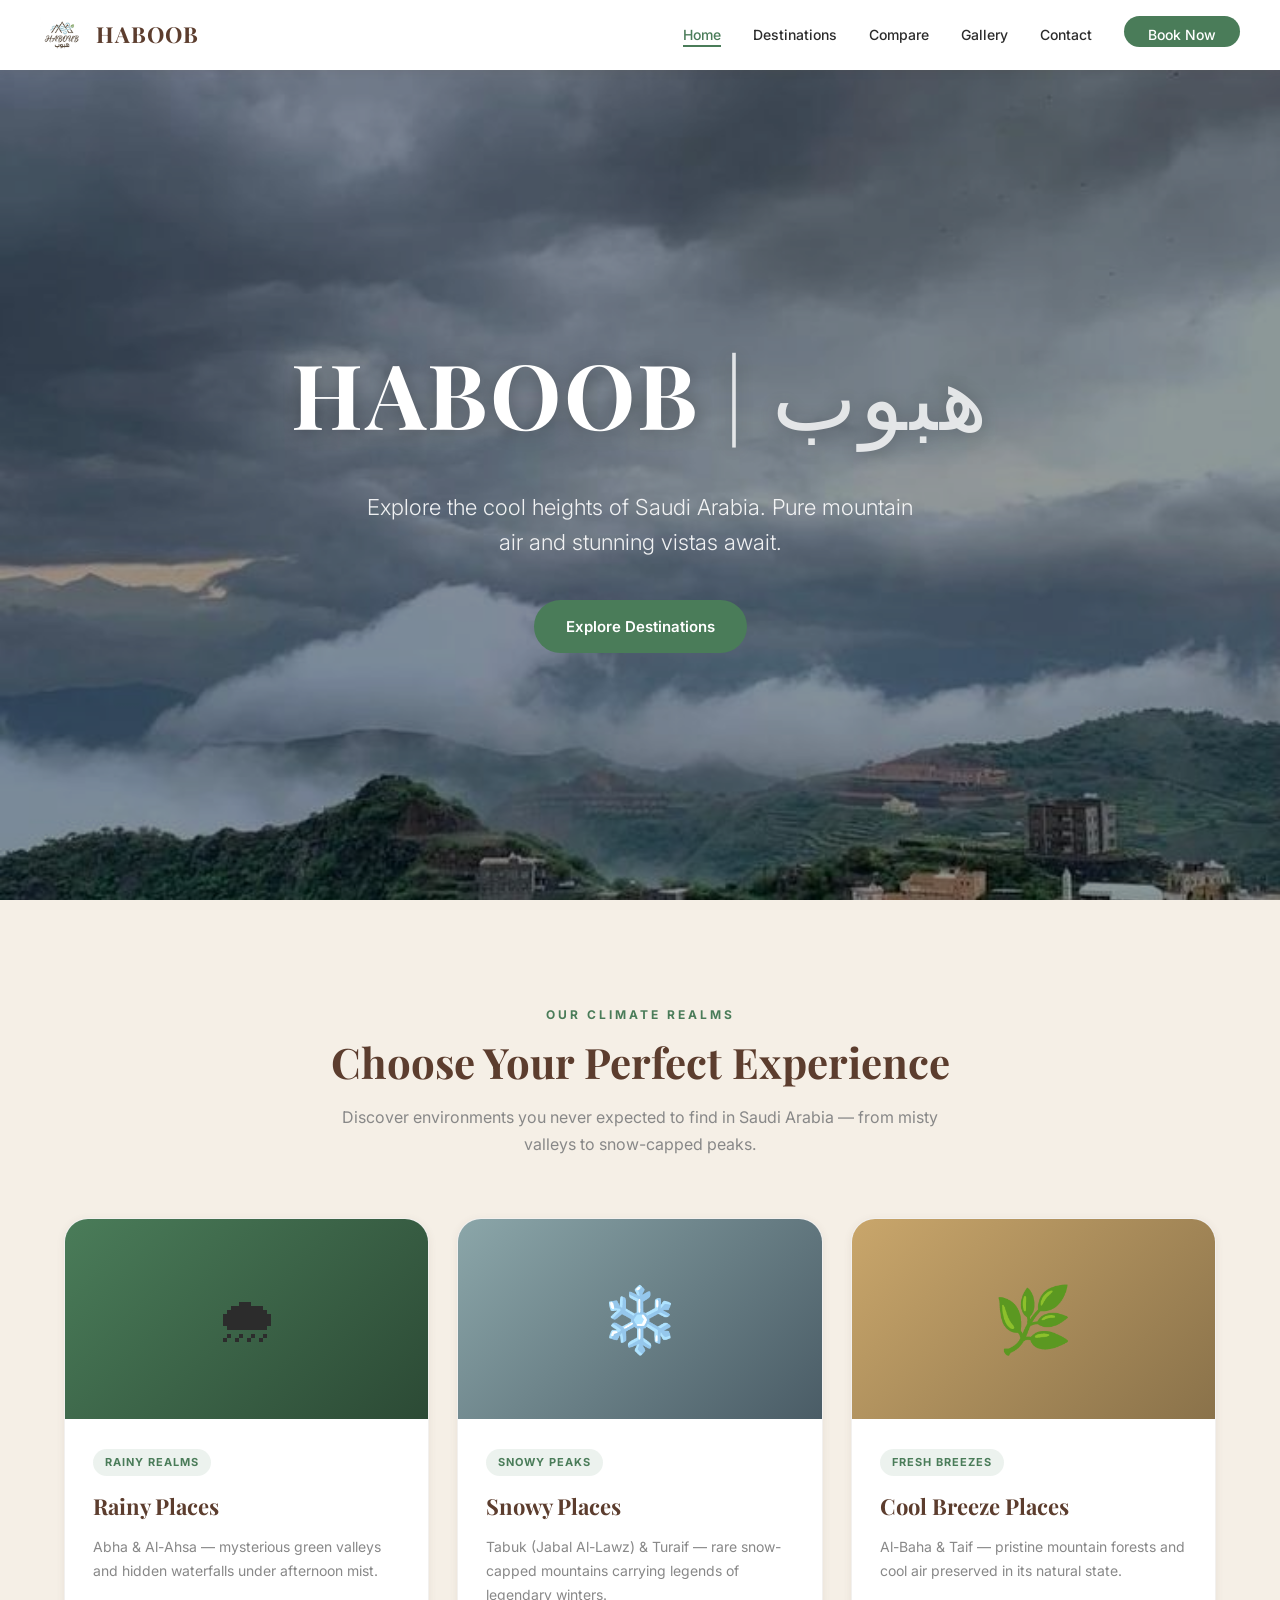
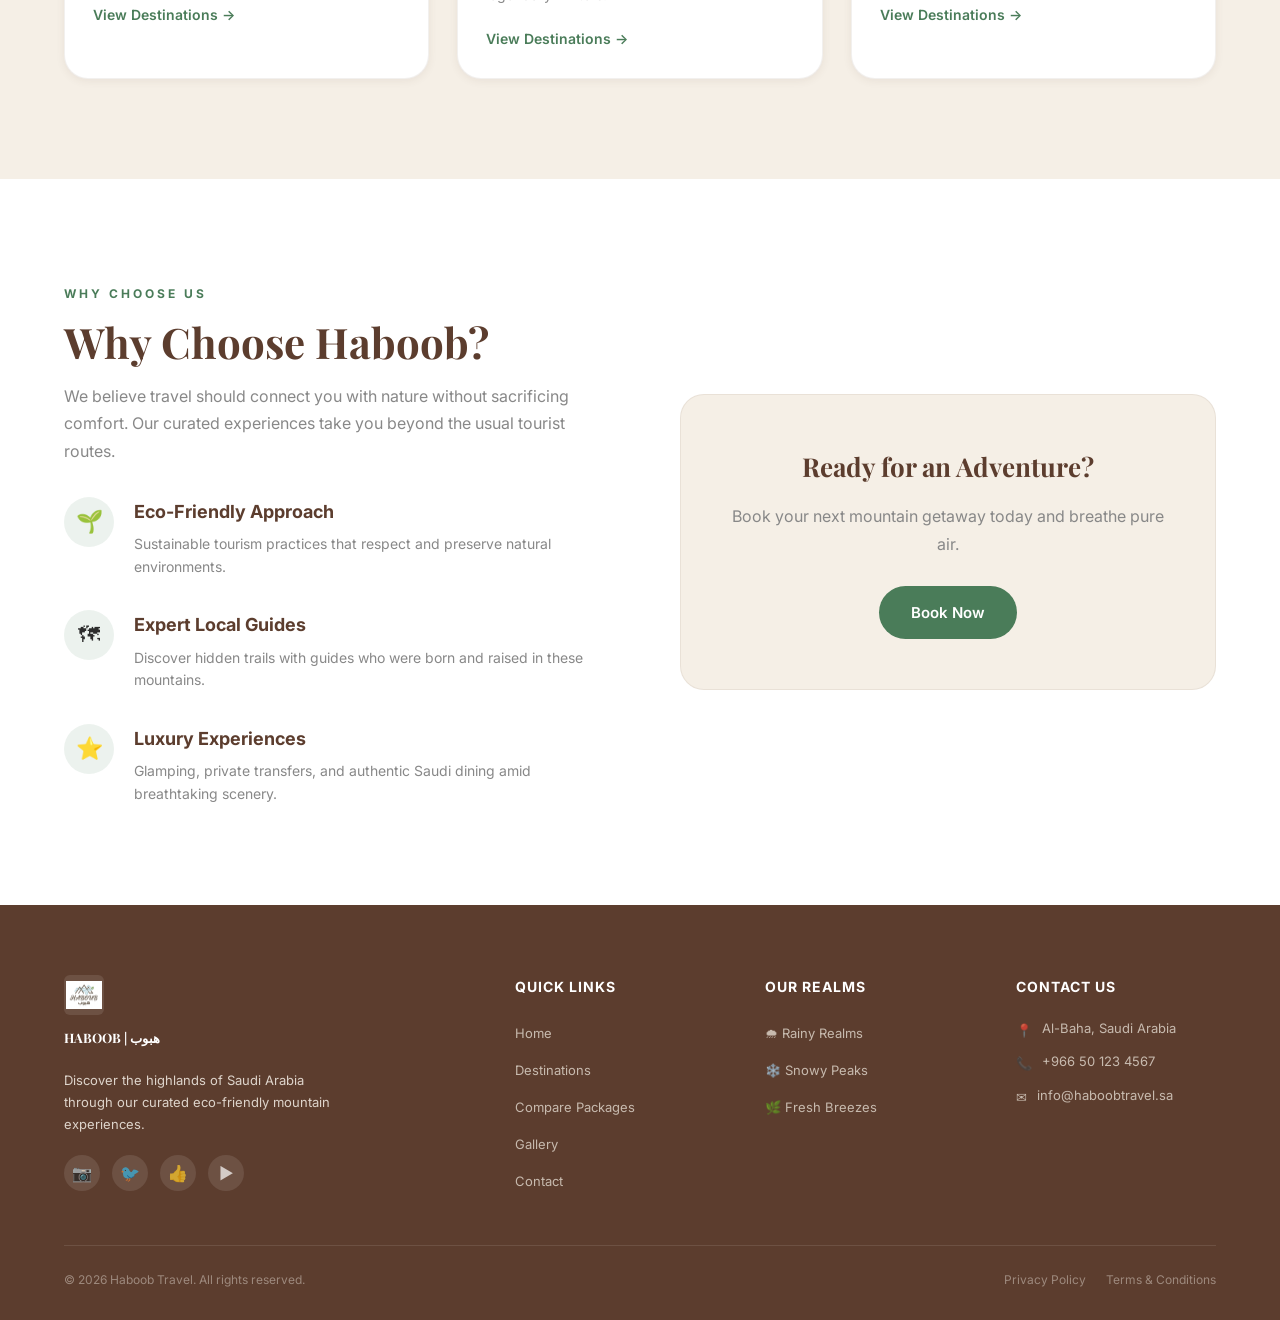
<file: index.html>
<!DOCTYPE html>
<!--
    index.html — Home Page
    Haboob Travel Agency | موقع هبوب للسياحة
    Web Technology 1 Project | 1447H
-->
<html lang="en">

<head>
    <meta charset="UTF-8" />
    <meta name="viewport" content="width=device-width, initial-scale=1.0" />
    <title>HABOOB | هبوب — Saudi Mountain Tourism</title>

    <!-- Google Fonts -->
    <link rel="preconnect" href="https://fonts.googleapis.com" />
    <link href="https://fonts.googleapis.com/css2?family=Inter:wght@400;500;600;700&family=Playfair+Display:wght@400;500;600;700&display=swap" rel="stylesheet" />

    <!-- Main stylesheet -->
    <link rel="stylesheet" href="style.css" />
</head>

<body>

    <!-- ============================================================
         NAVIGATION BAR
         Fixed at the top — contains logo and page links
         ============================================================ -->
    <header>
        <nav class="navbar">

            <!-- Logo -->
            <a href="index.html" class="navbar-brand">
                <img src="images/logo.jpg" alt="Haboob Logo" />
                <span>HABOOB</span>
            </a>

            <!-- Nav links (desktop) -->
            <ul class="navbar-links">
                <li><a href="index.html" class="active">Home</a></li>
                <li><a href="destinations.html">Destinations</a></li>
                <li><a href="compare.html">Compare</a></li>
                <li><a href="gallery.html">Gallery</a></li>
                <li><a href="contact.html">Contact</a></li>
                <li><a href="booking.html" class="btn-nav">Book Now</a></li>
            </ul>

            <!-- Mobile menu button -->
            <button class="navbar-toggle" id="navToggle" aria-label="Open menu">
                <span></span>
                <span></span>
                <span></span>
            </button>
        </nav>

        <!-- Mobile dropdown menu -->
        <div class="navbar-mobile" id="navMobile">
            <a href="index.html">Home</a>
            <a href="destinations.html">Destinations</a>
            <a href="compare.html">Compare</a>
            <a href="gallery.html">Gallery</a>
            <a href="contact.html">Contact</a>
            <a href="booking.html" class="btn-primary">Book Now</a>
        </div>
    </header>

    <!-- ============================================================
         MAIN CONTENT
         ============================================================ -->
    <main>

        <!-- HERO SECTION — full-screen background image with title -->
        <section class="hero">
            <!-- Background image -->
            <div class="hero-bg"></div>
            <!-- Dark overlay for text readability -->
            <div class="hero-overlay"></div>

            <!-- Hero text content -->
            <div class="hero-content">
                <h1 class="hero-title">
                    HABOOB <span>| هبوب</span>
                </h1>
                <p class="hero-subtitle">
                    Explore the cool heights of Saudi Arabia.
                    Pure mountain air and stunning vistas await.
                </p>
                <a href="destinations.html" class="btn-primary">Explore Destinations</a>
            </div>
        </section>

        <!-- CLIMATE REALMS SECTION -->
        <section class="realms-section">
            <div class="container">

                <!-- Section header -->
                <div class="section-header">
                    <p class="section-tag">Our Climate Realms</p>
                    <h2 class="section-title">Choose Your Perfect Experience</h2>
                    <p class="section-desc">
                        Discover environments you never expected to find in Saudi Arabia —
                        from misty valleys to snow-capped peaks.
                    </p>
                </div>

                <!-- Cards grid -->
                <div class="realms-grid">

                    <!-- Card 1: Rainy Realms -->
                    <article class="realm-card">
                        <div class="realm-card-header rainy">🌧</div>
                        <div class="realm-card-body">
                            <span class="realm-badge">Rainy Realms</span>
                            <h3 class="realm-card-title">Rainy Places</h3>
                            <p class="realm-card-desc">
                                Abha & Al-Ahsa — mysterious green valleys and hidden
                                waterfalls under afternoon mist.
                            </p>
                            <a href="destinations.html" class="realm-card-link">
                                View Destinations →
                            </a>
                        </div>
                    </article>

                    <!-- Card 2: Snowy Peaks -->
                    <article class="realm-card">
                        <div class="realm-card-header snowy">❄️</div>
                        <div class="realm-card-body">
                            <span class="realm-badge">Snowy Peaks</span>
                            <h3 class="realm-card-title">Snowy Places</h3>
                            <p class="realm-card-desc">
                                Tabuk (Jabal Al-Lawz) & Turaif — rare snow-capped mountains
                                carrying legends of legendary winters.
                            </p>
                            <a href="destinations.html" class="realm-card-link">
                                View Destinations →
                            </a>
                        </div>
                    </article>

                    <!-- Card 3: Fresh Breezes -->
                    <article class="realm-card">
                        <div class="realm-card-header breezy">🌿</div>
                        <div class="realm-card-body">
                            <span class="realm-badge">Fresh Breezes</span>
                            <h3 class="realm-card-title">Cool Breeze Places</h3>
                            <p class="realm-card-desc">
                                Al-Baha & Taif — pristine mountain forests and
                                cool air preserved in its natural state.
                            </p>
                            <a href="destinations.html" class="realm-card-link">
                                View Destinations →
                            </a>
                        </div>
                    </article>

                </div><!-- /realms-grid -->
            </div>
        </section>

        <!-- WHY HABOOB SECTION -->
        <section class="why-section">
            <div class="container">
                <div class="why-grid">

                    <!-- Features list -->
                    <div>
                        <p class="section-tag">Why Choose Us</p>
                        <h2 class="section-title">Why Choose Haboob?</h2>
                        <p style="color:var(--color-gray); margin-bottom:10px; line-height:1.7;">
                            We believe travel should connect you with nature without sacrificing
                            comfort. Our curated experiences take you beyond the usual tourist routes.
                        </p>

                        <div class="why-features">
                            <div class="why-feature">
                                <div class="why-icon">🌱</div>
                                <div>
                                    <h4>Eco-Friendly Approach</h4>
                                    <p>Sustainable tourism practices that respect and preserve natural environments.</p>
                                </div>
                            </div>
                            <div class="why-feature">
                                <div class="why-icon">🗺</div>
                                <div>
                                    <h4>Expert Local Guides</h4>
                                    <p>Discover hidden trails with guides who were born and raised in these mountains.</p>
                                </div>
                            </div>
                            <div class="why-feature">
                                <div class="why-icon">⭐</div>
                                <div>
                                    <h4>Luxury Experiences</h4>
                                    <p>Glamping, private transfers, and authentic Saudi dining amid breathtaking scenery.</p>
                                </div>
                            </div>
                        </div>
                    </div>

                    <!-- Call-to-action box -->
                    <div class="why-cta-box">
                        <h3>Ready for an Adventure?</h3>
                        <p>Book your next mountain getaway today and breathe pure air.</p>
                        <a href="booking.html" class="btn-primary">Book Now</a>
                    </div>

                </div>
            </div>
        </section>

    </main>

    <!-- ============================================================
         FOOTER
         ============================================================ -->
    <footer class="footer">
        <div class="container">
            <div class="footer-grid">

                <!-- Brand column -->
                <div class="footer-brand">
                    <img src="images/logo.jpg" alt="Haboob Logo" />
                    <p class="footer-brand-name">HABOOB | هبوب</p>
                    <p>
                        Discover the highlands of Saudi Arabia through
                        our curated eco-friendly mountain experiences.
                    </p>
                    <div class="footer-socials">
                        <a href="#" class="footer-social" aria-label="Instagram">📷</a>
                        <a href="#" class="footer-social" aria-label="Twitter">🐦</a>
                        <a href="#" class="footer-social" aria-label="Facebook">👍</a>
                        <a href="#" class="footer-social" aria-label="YouTube">▶</a>
                    </div>
                </div>

                <!-- Quick links -->
                <div class="footer-col">
                    <h4>Quick Links</h4>
                    <ul>
                        <li><a href="index.html">Home</a></li>
                        <li><a href="destinations.html">Destinations</a></li>
                        <li><a href="compare.html">Compare Packages</a></li>
                        <li><a href="gallery.html">Gallery</a></li>
                        <li><a href="contact.html">Contact</a></li>
                    </ul>
                </div>

                <!-- Realms column -->
                <div class="footer-col">
                    <h4>Our Realms</h4>
                    <ul>
                        <li><a href="destinations.html">🌧 Rainy Realms</a></li>
                        <li><a href="destinations.html">❄️ Snowy Peaks</a></li>
                        <li><a href="destinations.html">🌿 Fresh Breezes</a></li>
                    </ul>
                </div>

                <!-- Contact column -->
                <div class="footer-col">
                    <h4>Contact Us</h4>
                    <div class="footer-contact-item">
                        <span class="footer-contact-icon">📍</span>
                        <span>Al-Baha, Saudi Arabia</span>
                    </div>
                    <div class="footer-contact-item">
                        <span class="footer-contact-icon">📞</span>
                        <span>+966 50 123 4567</span>
                    </div>
                    <div class="footer-contact-item">
                        <span class="footer-contact-icon">✉</span>
                        <span>info@haboobtravel.sa</span>
                    </div>
                </div>

            </div>

            <!-- Copyright -->
            <div class="footer-bottom">
                <p>© 2026 Haboob Travel. All rights reserved.</p>
                <div class="footer-bottom-links">
                    <a href="#">Privacy Policy</a>
                    <a href="#">Terms & Conditions</a>
                </div>
            </div>
        </div>
    </footer>

    <!-- JavaScript file linked at the bottom -->
    <script src="script.js"></script>
</body>

</html>
</file>
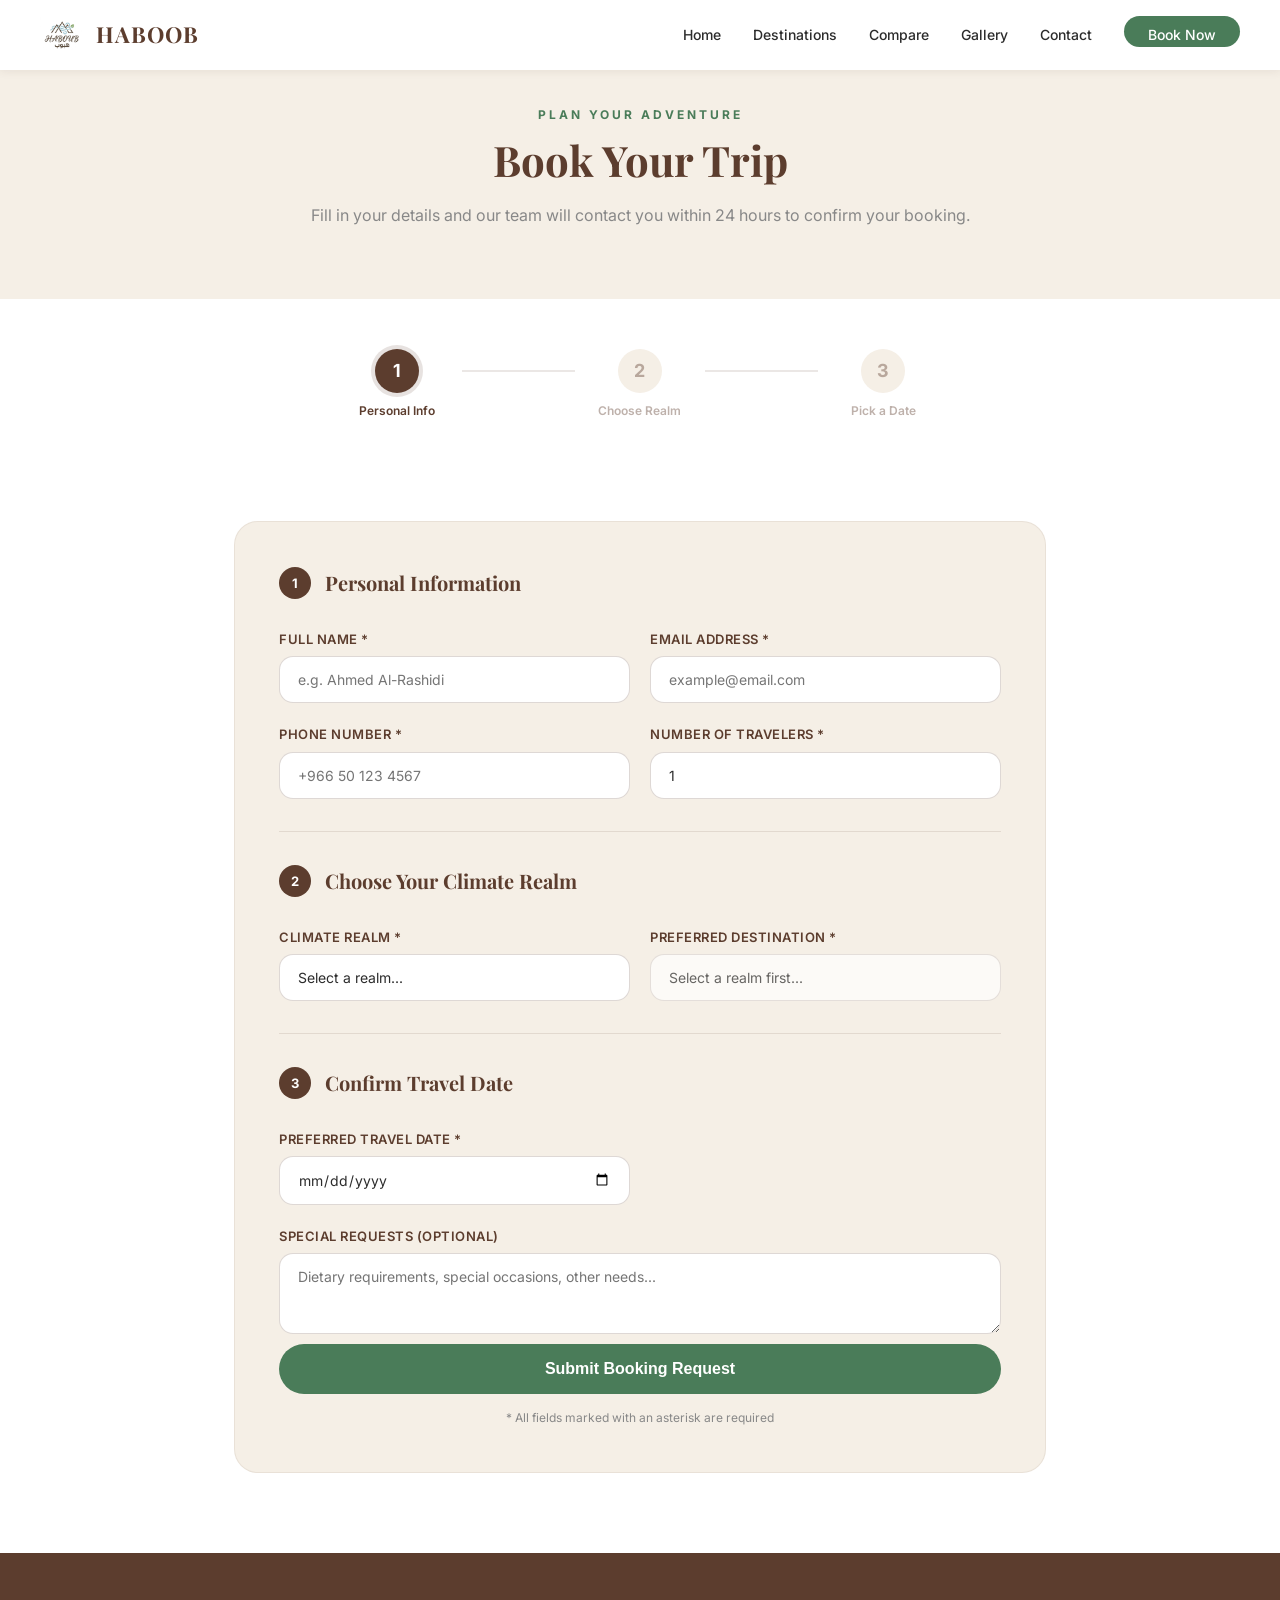
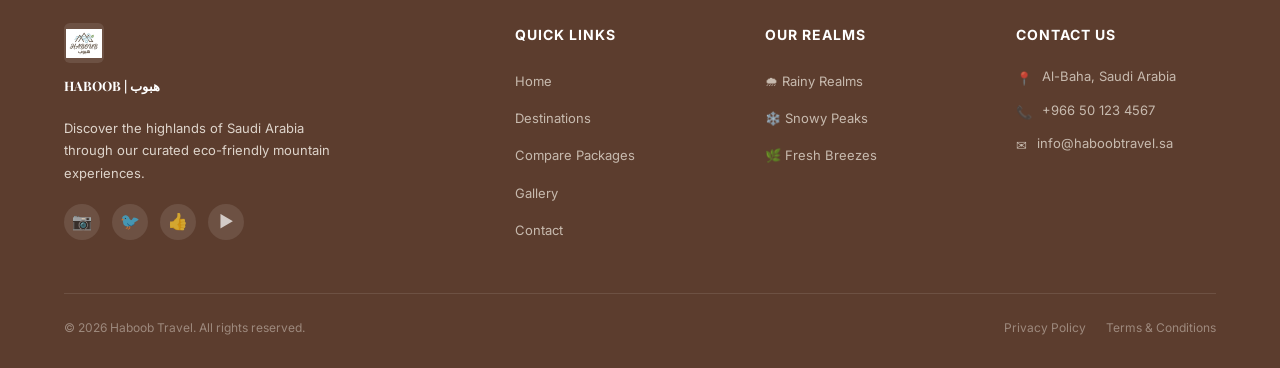
<file: booking.html>
<!DOCTYPE html>
<!--
    booking.html — Booking Form Page
    Web Technology 1 Project | 1447H
-->
<html lang="en">

<head>
    <meta charset="UTF-8" />
    <meta name="viewport" content="width=device-width, initial-scale=1.0" />
    <title>Book Your Trip | HABOOB</title>
    <link rel="preconnect" href="https://fonts.googleapis.com" />
    <link href="https://fonts.googleapis.com/css2?family=Inter:wght@400;500;600;700&family=Playfair+Display:wght@400;500;600;700&display=swap" rel="stylesheet" />
    <link rel="stylesheet" href="style.css" />
</head>

<body>

    <!-- NAVIGATION BAR -->
    <header>
        <nav class="navbar">
            <a href="index.html" class="navbar-brand">
                <img src="images/logo.jpg" alt="Haboob Logo" />
                <span>HABOOB</span>
            </a>
            <ul class="navbar-links">
                <li><a href="index.html">Home</a></li>
                <li><a href="destinations.html">Destinations</a></li>
                <li><a href="compare.html">Compare</a></li>
                <li><a href="gallery.html">Gallery</a></li>
                <li><a href="contact.html">Contact</a></li>
                <li><a href="booking.html" class="btn-nav active">Book Now</a></li>
            </ul>
            <button class="navbar-toggle" id="navToggle" aria-label="Open menu">
                <span></span><span></span><span></span>
            </button>
        </nav>
        <div class="navbar-mobile" id="navMobile">
            <a href="index.html">Home</a>
            <a href="destinations.html">Destinations</a>
            <a href="compare.html">Compare</a>
            <a href="gallery.html">Gallery</a>
            <a href="contact.html">Contact</a>
            <a href="booking.html" class="btn-primary">Book Now</a>
        </div>
    </header>

    <main>

        <!-- PAGE HEADER -->
        <section class="page-header">
            <div class="container">
                <p class="section-tag">Plan Your Adventure</p>
                <h1 class="section-title">Book Your Trip</h1>
                <p class="section-desc">
                    Fill in your details and our team will contact you within 24 hours
                    to confirm your booking.
                </p>
            </div>
        </section>

        <!-- STEP INDICATOR -->
        <section style="padding:50px 0 0; background-color:var(--color-white);">
            <div class="container">
                <div class="stepper">

                    <!-- Step 1 -->
                    <div class="step-item active" id="step1">
                        <div class="step-circle">1</div>
                        <p class="step-label">Personal Info</p>
                    </div>

                    <div class="step-line" id="line1"></div>

                    <!-- Step 2 -->
                    <div class="step-item" id="step2">
                        <div class="step-circle">2</div>
                        <p class="step-label">Choose Realm</p>
                    </div>

                    <div class="step-line" id="line2"></div>

                    <!-- Step 3 -->
                    <div class="step-item" id="step3">
                        <div class="step-circle">3</div>
                        <p class="step-label">Pick a Date</p>
                    </div>

                </div>
            </div>
        </section>

        <!-- BOOKING FORM -->
        <section style="padding:40px 0 80px; background-color:var(--color-white);">
            <div class="container" style="max-width:860px;">

                <!-- Success message (hidden until form is submitted) -->
                <div class="success-box" id="bookingSuccess">
                    <div class="success-icon">✅</div>
                    <h2>Booking Request Sent!</h2>
                    <p>
                        Thank you! Your mountain adventure awaits.
                        Our team will contact you within 24 hours to confirm the details.
                    </p>
                    <div class="booking-ref">
                        <small>Booking Reference</small>
                        <strong id="bookingRef">#------</strong>
                    </div>
                    <p style="font-size:13px; color:var(--color-gray); margin-top:8px;">
                        Please keep this reference number for your records.
                    </p>
                    <a href="index.html" class="btn-primary" style="margin-top:28px; display:inline-block;">
                        Back to Home
                    </a>
                </div>

                <!-- Main form -->
                <form class="form-box" id="bookingForm" novalidate>

                    <!-- ==============================
                         STEP 1: Personal Information
                         ============================== -->
                    <div class="step-heading">
                        <div class="step-number">1</div>
                        <h3>Personal Information</h3>
                    </div>

                    <div class="form-grid">

                        <!-- Full name -->
                        <div class="form-group" data-field="fullName">
                            <label for="fullName">Full Name *</label>
                            <input type="text" id="fullName" placeholder="e.g. Ahmed Al-Rashidi" />
                            <span class="error-msg">Please enter your full name</span>
                        </div>

                        <!-- Email -->
                        <div class="form-group" data-field="email">
                            <label for="email">Email Address *</label>
                            <input type="email" id="email" placeholder="example@email.com" />
                            <span class="error-msg">Please enter a valid email address</span>
                        </div>

                        <!-- Phone -->
                        <div class="form-group" data-field="phone">
                            <label for="phone">Phone Number *</label>
                            <input type="tel" id="phone" placeholder="+966 50 123 4567" />
                            <span class="error-msg">Number must start with +966 or 05</span>
                        </div>

                        <!-- Number of travelers -->
                        <div class="form-group" data-field="travelers">
                            <label for="travelers">Number of Travelers *</label>
                            <input type="number" id="travelers" value="1" min="1" max="20" />
                            <span class="error-msg">Please enter the number of travelers</span>
                        </div>

                    </div>

                    <hr class="form-divider" />

                    <!-- ==============================
                         STEP 2: Choose Climate Realm
                         ============================== -->
                    <div class="step-heading">
                        <div class="step-number">2</div>
                        <h3>Choose Your Climate Realm</h3>
                    </div>

                    <div class="form-grid">

                        <!-- Climate realm -->
                        <div class="form-group" data-field="realm">
                            <label for="realm">Climate Realm *</label>
                            <select id="realm">
                                <option value="">Select a realm...</option>
                                <option value="breezes">🌿 Fresh Breezes</option>
                                <option value="rainy">🌧 Rainy Realms</option>
                                <option value="snowy">❄️ Snowy Peaks</option>
                            </select>
                            <span class="error-msg">Please select a climate realm</span>
                        </div>

                        <!-- Destination (changes based on realm selection) -->
                        <div class="form-group" data-field="destination">
                            <label for="destination">Preferred Destination *</label>
                            <select id="destination" disabled>
                                <option value="">Select a realm first...</option>
                            </select>
                            <span class="error-msg">Please select a destination</span>
                        </div>

                    </div>

                    <hr class="form-divider" />

                    <!-- ==============================
                         STEP 3: Choose a Date
                         ============================== -->
                    <div class="step-heading">
                        <div class="step-number">3</div>
                        <h3>Confirm Travel Date</h3>
                    </div>

                    <div class="form-grid">

                        <!-- Travel date -->
                        <div class="form-group" data-field="travelDate">
                            <label for="travelDate">Preferred Travel Date *</label>
                            <input type="date" id="travelDate" />
                            <span class="error-msg">Please select a travel date</span>
                        </div>

                        <!-- Special requests -->
                        <div class="form-group form-full" data-field="specialRequests">
                            <label for="specialRequests">Special Requests (optional)</label>
                            <textarea id="specialRequests" rows="3"
                                placeholder="Dietary requirements, special occasions, other needs..."></textarea>
                        </div>

                    </div>

                    <!-- Submit button -->
                    <button type="submit" class="btn-primary"
                            style="width:100%; padding:16px; font-size:16px; margin-top:10px;">
                        Submit Booking Request
                    </button>

                    <p style="text-align:center; font-size:12px; color:var(--color-gray); margin-top:14px;">
                        * All fields marked with an asterisk are required
                    </p>

                </form>

            </div>
        </section>

    </main>

    <!-- FOOTER -->
    <footer class="footer">
        <div class="container">
            <div class="footer-grid">
                <div class="footer-brand">
                    <img src="images/logo.jpg" alt="Haboob Logo" />
                    <p class="footer-brand-name">HABOOB | هبوب</p>
                    <p>Discover the highlands of Saudi Arabia through our curated eco-friendly mountain experiences.</p>
                    <div class="footer-socials">
                        <a href="#" class="footer-social">📷</a>
                        <a href="#" class="footer-social">🐦</a>
                        <a href="#" class="footer-social">👍</a>
                        <a href="#" class="footer-social">▶</a>
                    </div>
                </div>
                <div class="footer-col">
                    <h4>Quick Links</h4>
                    <ul>
                        <li><a href="index.html">Home</a></li>
                        <li><a href="destinations.html">Destinations</a></li>
                        <li><a href="compare.html">Compare Packages</a></li>
                        <li><a href="gallery.html">Gallery</a></li>
                        <li><a href="contact.html">Contact</a></li>
                    </ul>
                </div>
                <div class="footer-col">
                    <h4>Our Realms</h4>
                    <ul>
                        <li><a href="destinations.html">🌧 Rainy Realms</a></li>
                        <li><a href="destinations.html">❄️ Snowy Peaks</a></li>
                        <li><a href="destinations.html">🌿 Fresh Breezes</a></li>
                    </ul>
                </div>
                <div class="footer-col">
                    <h4>Contact Us</h4>
                    <div class="footer-contact-item"><span class="footer-contact-icon">📍</span><span>Al-Baha, Saudi Arabia</span></div>
                    <div class="footer-contact-item"><span class="footer-contact-icon">📞</span><span>+966 50 123 4567</span></div>
                    <div class="footer-contact-item"><span class="footer-contact-icon">✉</span><span>info@haboobtravel.sa</span></div>
                </div>
            </div>
            <div class="footer-bottom">
                <p>© 2026 Haboob Travel. All rights reserved.</p>
                <div class="footer-bottom-links"><a href="#">Privacy Policy</a><a href="#">Terms & Conditions</a></div>
            </div>
        </div>
    </footer>

    <script src="script.js"></script>

    <!-- Extra JavaScript specific to the booking page -->
    <script>
        document.addEventListener('DOMContentLoaded', function() {
            /* Set the minimum travel date to today */
            var today = new Date().toISOString().split('T')[0];
            document.getElementById('travelDate').setAttribute('min', today);

            /* Enable destination dropdown when a realm is selected */
            document.getElementById('realm').addEventListener('change', function() {
                var dest = document.getElementById('destination');
                dest.disabled = false;
            });
        });
    </script>
</body>
</html>
</file>
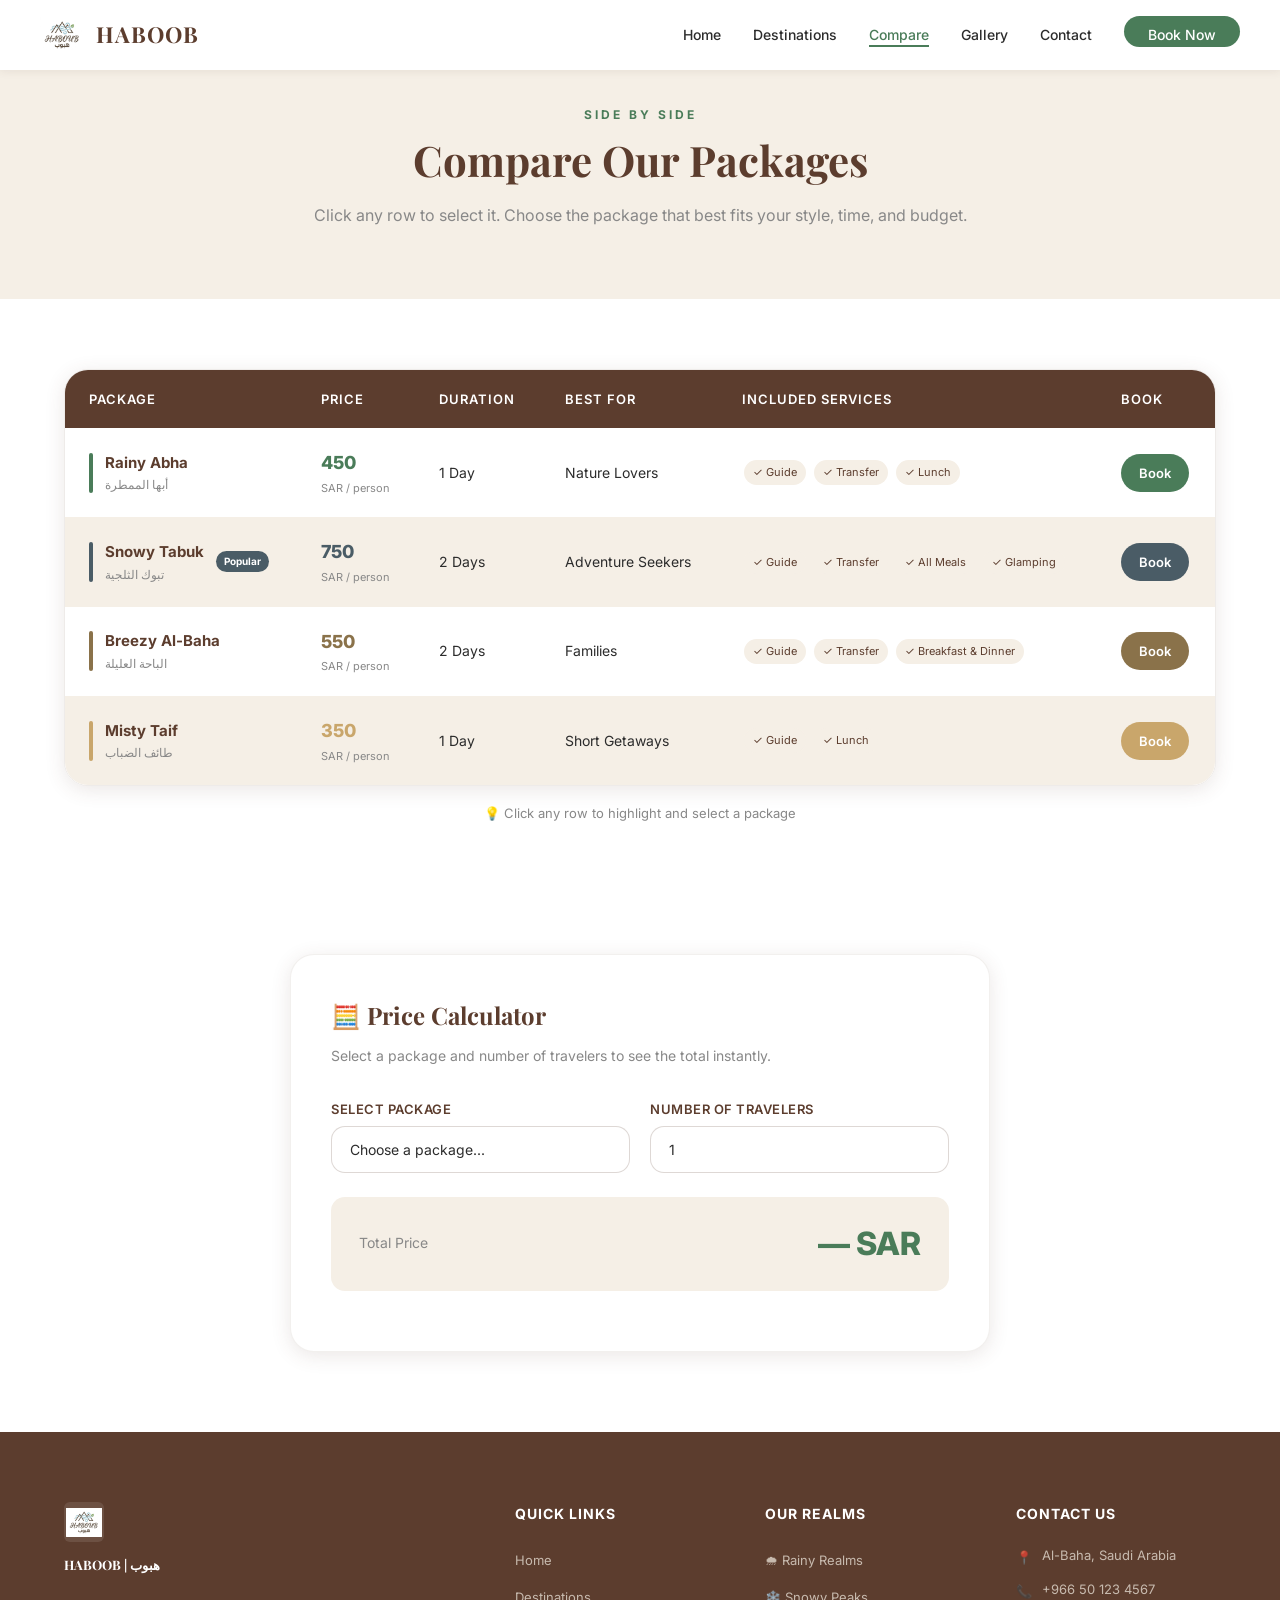
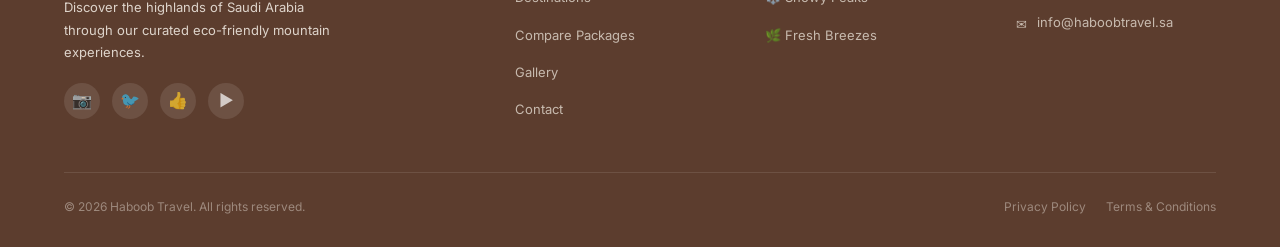
<file: compare.html>
<!DOCTYPE html>
<!--
    compare.html — Package Comparison Page
    Web Technology 1 Project | 1447H
-->
<html lang="en">

<head>
    <meta charset="UTF-8" />
    <meta name="viewport" content="width=device-width, initial-scale=1.0" />
    <title>Compare Packages | HABOOB</title>
    <link rel="preconnect" href="https://fonts.googleapis.com" />
    <link href="https://fonts.googleapis.com/css2?family=Inter:wght@400;500;600;700&family=Playfair+Display:wght@400;500;600;700&display=swap" rel="stylesheet" />
    <link rel="stylesheet" href="style.css" />
</head>

<body>

    <!-- NAVIGATION BAR -->
    <header>
        <nav class="navbar">
            <a href="index.html" class="navbar-brand">
                <img src="images/logo.jpg" alt="Haboob Logo" />
                <span>HABOOB</span>
            </a>
            <ul class="navbar-links">
                <li><a href="index.html">Home</a></li>
                <li><a href="destinations.html">Destinations</a></li>
                <li><a href="compare.html" class="active">Compare</a></li>
                <li><a href="gallery.html">Gallery</a></li>
                <li><a href="contact.html">Contact</a></li>
                <li><a href="booking.html" class="btn-nav">Book Now</a></li>
            </ul>
            <button class="navbar-toggle" id="navToggle" aria-label="Open menu">
                <span></span><span></span><span></span>
            </button>
        </nav>
        <div class="navbar-mobile" id="navMobile">
            <a href="index.html">Home</a>
            <a href="destinations.html">Destinations</a>
            <a href="compare.html">Compare</a>
            <a href="gallery.html">Gallery</a>
            <a href="contact.html">Contact</a>
            <a href="booking.html" class="btn-primary">Book Now</a>
        </div>
    </header>

    <main>

        <!-- PAGE HEADER -->
        <section class="page-header">
            <div class="container">
                <p class="section-tag">Side by Side</p>
                <h1 class="section-title">Compare Our Packages</h1>
                <p class="section-desc">
                    Click any row to select it. Choose the package that best
                    fits your style, time, and budget.
                </p>
            </div>
        </section>

        <!-- COMPARISON TABLE -->
        <section style="padding:70px 0; background-color:var(--color-white);">
            <div class="container">

                <div class="compare-table-wrapper">
                    <table class="compare-table">
                        <!-- Table head -->
                        <thead>
                            <tr>
                                <th>Package</th>
                                <th>Price</th>
                                <th>Duration</th>
                                <th>Best For</th>
                                <th>Included Services</th>
                                <th>Book</th>
                            </tr>
                        </thead>

                        <!-- Table body -->
                        <tbody>

                            <!-- Row 1: Rainy Abha -->
                            <tr title="Click to select this row">
                                <td>
                                    <div class="package-name-cell">
                                        <div class="package-color-bar" style="background-color:#4A7C59;"></div>
                                        <div>
                                            <p class="package-name">Rainy Abha</p>
                                            <p class="package-name-ar">أبها الممطرة</p>
                                        </div>
                                    </div>
                                </td>
                                <td>
                                    <span class="price-cell" style="color:#4A7C59;">450</span>
                                    <small style="font-size:11px; color:var(--color-gray); display:block;">SAR / person</small>
                                </td>
                                <td>1 Day</td>
                                <td>Nature Lovers</td>
                                <td>
                                    <span class="service-tag">✓ Guide</span>
                                    <span class="service-tag">✓ Transfer</span>
                                    <span class="service-tag">✓ Lunch</span>
                                </td>
                                <td>
                                    <a href="booking.html" class="btn-primary"
                                       style="padding:8px 18px; font-size:13px; background-color:#4A7C59;">
                                        Book
                                    </a>
                                </td>
                            </tr>

                            <!-- Row 2: Snowy Tabuk -->
                            <tr title="Click to select this row">
                                <td>
                                    <div class="package-name-cell">
                                        <div class="package-color-bar" style="background-color:#4a5c66;"></div>
                                        <div>
                                            <p class="package-name">Snowy Tabuk</p>
                                            <p class="package-name-ar">تبوك الثلجية</p>
                                        </div>
                                        <span style="background:#4a5c66; color:white; font-size:10px; padding:2px 8px; border-radius:20px; font-weight:700;">Popular</span>
                                    </div>
                                </td>
                                <td>
                                    <span class="price-cell" style="color:#4a5c66;">750</span>
                                    <small style="font-size:11px; color:var(--color-gray); display:block;">SAR / person</small>
                                </td>
                                <td>2 Days</td>
                                <td>Adventure Seekers</td>
                                <td>
                                    <span class="service-tag">✓ Guide</span>
                                    <span class="service-tag">✓ Transfer</span>
                                    <span class="service-tag">✓ All Meals</span>
                                    <span class="service-tag">✓ Glamping</span>
                                </td>
                                <td>
                                    <a href="booking.html" class="btn-primary"
                                       style="padding:8px 18px; font-size:13px; background-color:#4a5c66;">
                                        Book
                                    </a>
                                </td>
                            </tr>

                            <!-- Row 3: Breezy Al-Baha -->
                            <tr title="Click to select this row">
                                <td>
                                    <div class="package-name-cell">
                                        <div class="package-color-bar" style="background-color:#8a724a;"></div>
                                        <div>
                                            <p class="package-name">Breezy Al-Baha</p>
                                            <p class="package-name-ar">الباحة العليلة</p>
                                        </div>
                                    </div>
                                </td>
                                <td>
                                    <span class="price-cell" style="color:#8a724a;">550</span>
                                    <small style="font-size:11px; color:var(--color-gray); display:block;">SAR / person</small>
                                </td>
                                <td>2 Days</td>
                                <td>Families</td>
                                <td>
                                    <span class="service-tag">✓ Guide</span>
                                    <span class="service-tag">✓ Transfer</span>
                                    <span class="service-tag">✓ Breakfast & Dinner</span>
                                </td>
                                <td>
                                    <a href="booking.html" class="btn-primary"
                                       style="padding:8px 18px; font-size:13px; background-color:#8a724a;">
                                        Book
                                    </a>
                                </td>
                            </tr>

                            <!-- Row 4: Misty Taif -->
                            <tr title="Click to select this row">
                                <td>
                                    <div class="package-name-cell">
                                        <div class="package-color-bar" style="background-color:#c9a66b;"></div>
                                        <div>
                                            <p class="package-name">Misty Taif</p>
                                            <p class="package-name-ar">طائف الضباب</p>
                                        </div>
                                    </div>
                                </td>
                                <td>
                                    <span class="price-cell" style="color:#c9a66b;">350</span>
                                    <small style="font-size:11px; color:var(--color-gray); display:block;">SAR / person</small>
                                </td>
                                <td>1 Day</td>
                                <td>Short Getaways</td>
                                <td>
                                    <span class="service-tag">✓ Guide</span>
                                    <span class="service-tag">✓ Lunch</span>
                                </td>
                                <td>
                                    <a href="booking.html" class="btn-primary"
                                       style="padding:8px 18px; font-size:13px; background-color:#c9a66b;">
                                        Book
                                    </a>
                                </td>
                            </tr>

                        </tbody>
                    </table>
                </div>

                <p style="text-align:center; font-size:13px; color:var(--color-gray); margin-top:16px;">
                    💡 Click any row to highlight and select a package
                </p>

            </div>
        </section>

        <!-- PRICE CALCULATOR -->
        <section style="padding:0 0 80px; background-color:var(--color-white);">
            <div class="container">
                <div class="calculator-box">
                    <h3>🧮 Price Calculator</h3>
                    <p>Select a package and number of travelers to see the total instantly.</p>

                    <div class="calc-fields">
                        <!-- Package select -->
                        <div class="form-group">
                            <label for="calcPackage">Select Package</label>
                            <select id="calcPackage">
                                <option value="">Choose a package...</option>
                                <option value="rainy-abha">Rainy Abha — SAR 450</option>
                                <option value="snowy-tabuk">Snowy Tabuk — SAR 750</option>
                                <option value="breezy-albaha">Breezy Al-Baha — SAR 550</option>
                                <option value="misty-taif">Misty Taif — SAR 350</option>
                            </select>
                        </div>

                        <!-- Travelers input -->
                        <div class="form-group">
                            <label for="calcTravelers">Number of Travelers</label>
                            <input type="number" id="calcTravelers" value="1" min="1" max="20" />
                        </div>
                    </div>

                    <!-- Result display -->
                    <div class="calc-result">
                        <div class="calc-result-label">
                            Total Price
                            <small id="calcNote"></small>
                        </div>
                        <span class="calc-total" id="calcTotal">— SAR</span>
                    </div>

                    <!-- Book button (appears after selection) -->
                    <a href="booking.html" class="btn-primary" id="calcBookBtn"
                       style="width:100%; display:none; text-align:center;">
                        Proceed to Booking
                    </a>
                </div>
            </div>
        </section>

    </main>

    <!-- FOOTER -->
    <footer class="footer">
        <div class="container">
            <div class="footer-grid">
                <div class="footer-brand">
                    <img src="images/logo.jpg" alt="Haboob Logo" />
                    <p class="footer-brand-name">HABOOB | هبوب</p>
                    <p>Discover the highlands of Saudi Arabia through our curated eco-friendly mountain experiences.</p>
                    <div class="footer-socials">
                        <a href="#" class="footer-social">📷</a>
                        <a href="#" class="footer-social">🐦</a>
                        <a href="#" class="footer-social">👍</a>
                        <a href="#" class="footer-social">▶</a>
                    </div>
                </div>
                <div class="footer-col">
                    <h4>Quick Links</h4>
                    <ul>
                        <li><a href="index.html">Home</a></li>
                        <li><a href="destinations.html">Destinations</a></li>
                        <li><a href="compare.html">Compare Packages</a></li>
                        <li><a href="gallery.html">Gallery</a></li>
                        <li><a href="contact.html">Contact</a></li>
                    </ul>
                </div>
                <div class="footer-col">
                    <h4>Our Realms</h4>
                    <ul>
                        <li><a href="destinations.html">🌧 Rainy Realms</a></li>
                        <li><a href="destinations.html">❄️ Snowy Peaks</a></li>
                        <li><a href="destinations.html">🌿 Fresh Breezes</a></li>
                    </ul>
                </div>
                <div class="footer-col">
                    <h4>Contact Us</h4>
                    <div class="footer-contact-item"><span class="footer-contact-icon">📍</span><span>Al-Baha, Saudi Arabia</span></div>
                    <div class="footer-contact-item"><span class="footer-contact-icon">📞</span><span>+966 50 123 4567</span></div>
                    <div class="footer-contact-item"><span class="footer-contact-icon">✉</span><span>info@haboobtravel.sa</span></div>
                </div>
            </div>
            <div class="footer-bottom">
                <p>© 2026 Haboob Travel. All rights reserved.</p>
                <div class="footer-bottom-links"><a href="#">Privacy Policy</a><a href="#">Terms & Conditions</a></div>
            </div>
        </div>
    </footer>

    <script src="script.js"></script>
</body>
</html>
</file>
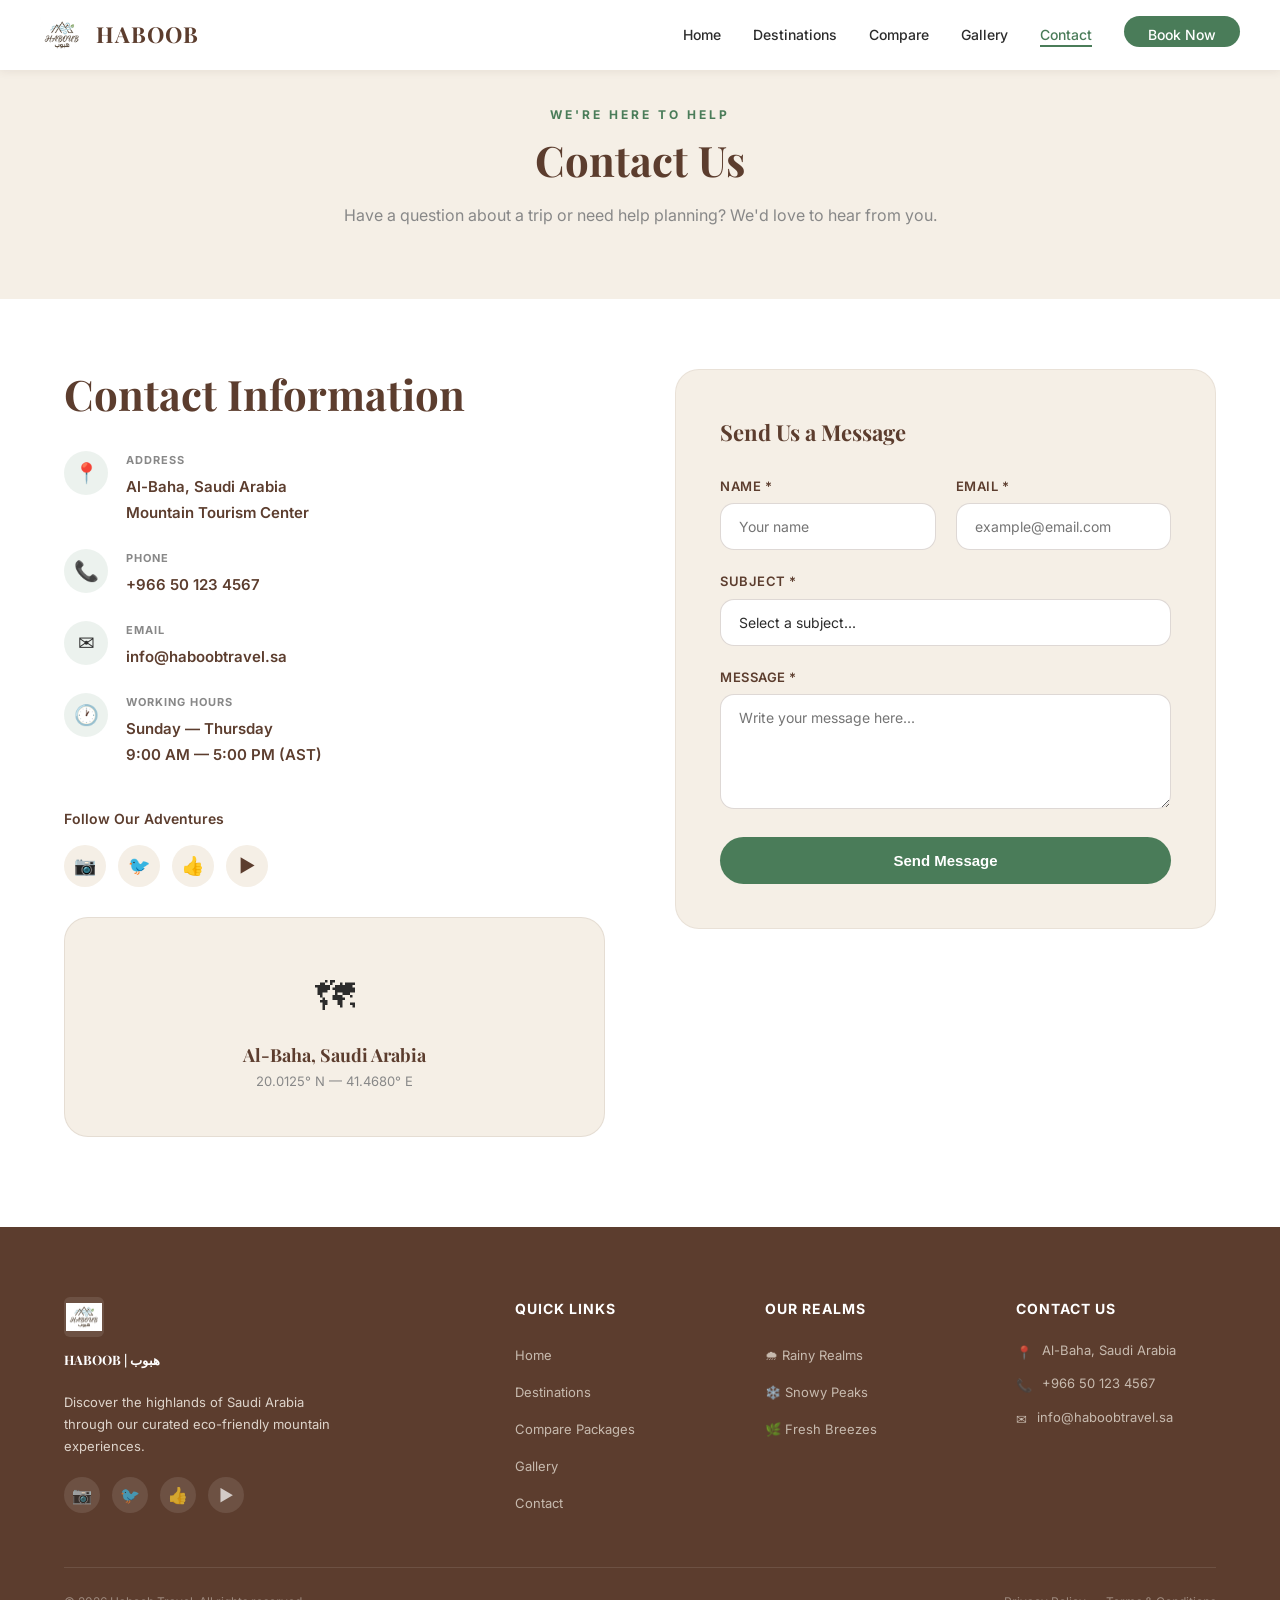
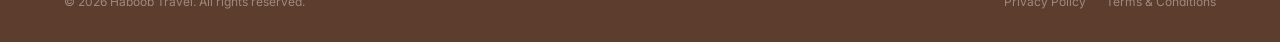
<file: contact.html>
<!DOCTYPE html>
<!--
    contact.html — Contact Page
    Web Technology 1 Project | 1447H
-->
<html lang="en">

<head>
    <meta charset="UTF-8" />
    <meta name="viewport" content="width=device-width, initial-scale=1.0" />
    <title>Contact Us | HABOOB</title>
    <link rel="preconnect" href="https://fonts.googleapis.com" />
    <link href="https://fonts.googleapis.com/css2?family=Inter:wght@400;500;600;700&family=Playfair+Display:wght@400;500;600;700&display=swap" rel="stylesheet" />
    <link rel="stylesheet" href="style.css" />
</head>

<body>

    <!-- NAVIGATION BAR -->
    <header>
        <nav class="navbar">
            <a href="index.html" class="navbar-brand">
                <img src="images/logo.jpg" alt="Haboob Logo" />
                <span>HABOOB</span>
            </a>
            <ul class="navbar-links">
                <li><a href="index.html">Home</a></li>
                <li><a href="destinations.html">Destinations</a></li>
                <li><a href="compare.html">Compare</a></li>
                <li><a href="gallery.html">Gallery</a></li>
                <li><a href="contact.html" class="active">Contact</a></li>
                <li><a href="booking.html" class="btn-nav">Book Now</a></li>
            </ul>
            <button class="navbar-toggle" id="navToggle" aria-label="Open menu">
                <span></span><span></span><span></span>
            </button>
        </nav>
        <div class="navbar-mobile" id="navMobile">
            <a href="index.html">Home</a>
            <a href="destinations.html">Destinations</a>
            <a href="compare.html">Compare</a>
            <a href="gallery.html">Gallery</a>
            <a href="contact.html">Contact</a>
            <a href="booking.html" class="btn-primary">Book Now</a>
        </div>
    </header>

    <main>

        <!-- PAGE HEADER -->
        <section class="page-header">
            <div class="container">
                <p class="section-tag">We're Here to Help</p>
                <h1 class="section-title">Contact Us</h1>
                <p class="section-desc">
                    Have a question about a trip or need help planning?
                    We'd love to hear from you.
                </p>
            </div>
        </section>

        <!-- MAIN CONTENT: two-column layout -->
        <section style="padding:70px 0 90px; background-color:var(--color-white);">
            <div class="container">
                <div style="display:grid; grid-template-columns:1fr 1fr; gap:70px; align-items:start;">

                    <!-- LEFT COLUMN: Contact information -->
                    <div>
                        <h2 class="section-title" style="margin-bottom:32px;">
                            Contact Information
                        </h2>

                        <!-- Contact details -->
                        <div class="contact-info-grid">

                            <div class="contact-info-item">
                                <div class="contact-icon">📍</div>
                                <div>
                                    <p class="contact-info-label">Address</p>
                                    <p class="contact-info-value">Al-Baha, Saudi Arabia
Mountain Tourism Center</p>
                                </div>
                            </div>

                            <div class="contact-info-item">
                                <div class="contact-icon">📞</div>
                                <div>
                                    <p class="contact-info-label">Phone</p>
                                    <p class="contact-info-value">+966 50 123 4567</p>
                                </div>
                            </div>

                            <div class="contact-info-item">
                                <div class="contact-icon">✉</div>
                                <div>
                                    <p class="contact-info-label">Email</p>
                                    <p class="contact-info-value">info@haboobtravel.sa</p>
                                </div>
                            </div>

                            <div class="contact-info-item">
                                <div class="contact-icon">🕐</div>
                                <div>
                                    <p class="contact-info-label">Working Hours</p>
                                    <p class="contact-info-value">Sunday — Thursday
9:00 AM — 5:00 PM (AST)</p>
                                </div>
                            </div>

                        </div>

                        <!-- Social media links -->
                        <p style="font-size:14px; font-weight:600; color:var(--color-brown); margin-bottom:14px;">
                            Follow Our Adventures
                        </p>
                        <div class="social-links">
                            <a href="#" class="social-link" aria-label="Instagram">📷</a>
                            <a href="#" class="social-link" aria-label="Twitter">🐦</a>
                            <a href="#" class="social-link" aria-label="Facebook">👍</a>
                            <a href="#" class="social-link" aria-label="YouTube">▶</a>
                        </div>

                        <!-- Map placeholder -->
                        <div class="map-placeholder">
                            <span style="font-size:40px;">🗺</span>
                            <p>Al-Baha, Saudi Arabia</p>
                            <small>20.0125° N — 41.4680° E</small>
                        </div>
                    </div>

                    <!-- RIGHT COLUMN: Contact form -->
                    <div>

                        <!-- Success message (hidden until form is submitted) -->
                        <div class="success-box" id="contactSuccess">
                            <div class="success-icon">✅</div>
                            <h2>Message Sent!</h2>
                            <p>
                                Thank you for reaching out.
                                Our team will reply within 24 business hours.
                            </p>
                            <button onclick="location.reload()" class="btn-outline" style="margin-top:20px;">
                                Send Another Message
                            </button>
                        </div>

                        <!-- Contact form -->
                        <form class="form-box" id="contactForm" novalidate>
                            <h2 style="font-family:var(--font-heading); font-size:22px; font-weight:700;
                                        color:var(--color-brown); margin-bottom:24px;">
                                Send Us a Message
                            </h2>

                            <div class="form-grid" style="margin-bottom:20px;">

                                <!-- Name -->
                                <div class="form-group" data-field="contactName">
                                    <label for="contactName">Name *</label>
                                    <input type="text" id="contactName" placeholder="Your name" />
                                    <span class="error-msg">Please enter your name</span>
                                </div>

                                <!-- Email -->
                                <div class="form-group" data-field="contactEmail">
                                    <label for="contactEmail">Email *</label>
                                    <input type="email" id="contactEmail" placeholder="example@email.com" />
                                    <span class="error-msg">Please enter a valid email</span>
                                </div>

                            </div>

                            <!-- Subject -->
                            <div class="form-group" data-field="contactSubject" style="margin-bottom:20px;">
                                <label for="contactSubject">Subject *</label>
                                <select id="contactSubject">
                                    <option value="">Select a subject...</option>
                                    <option value="general">General Inquiry</option>
                                    <option value="booking">Booking Question</option>
                                    <option value="complaint">Complaint</option>
                                    <option value="other">Other</option>
                                </select>
                                <span class="error-msg">Please select a subject</span>
                            </div>

                            <!-- Message -->
                            <div class="form-group" data-field="contactMessage" style="margin-bottom:28px;">
                                <label for="contactMessage">Message *</label>
                                <textarea id="contactMessage" rows="5"
                                    placeholder="Write your message here..."></textarea>
                                <span class="error-msg">Please write your message</span>
                            </div>

                            <button type="submit" class="btn-primary"
                                    style="width:100%; padding:15px; font-size:15px;">
                                Send Message
                            </button>

                        </form>
                    </div>

                </div>
            </div>
        </section>

    </main>

    <!-- FOOTER -->
    <footer class="footer">
        <div class="container">
            <div class="footer-grid">
                <div class="footer-brand">
                    <img src="images/logo.jpg" alt="Haboob Logo" />
                    <p class="footer-brand-name">HABOOB | هبوب</p>
                    <p>Discover the highlands of Saudi Arabia through our curated eco-friendly mountain experiences.</p>
                    <div class="footer-socials">
                        <a href="#" class="footer-social">📷</a>
                        <a href="#" class="footer-social">🐦</a>
                        <a href="#" class="footer-social">👍</a>
                        <a href="#" class="footer-social">▶</a>
                    </div>
                </div>
                <div class="footer-col">
                    <h4>Quick Links</h4>
                    <ul>
                        <li><a href="index.html">Home</a></li>
                        <li><a href="destinations.html">Destinations</a></li>
                        <li><a href="compare.html">Compare Packages</a></li>
                        <li><a href="gallery.html">Gallery</a></li>
                        <li><a href="contact.html">Contact</a></li>
                    </ul>
                </div>
                <div class="footer-col">
                    <h4>Our Realms</h4>
                    <ul>
                        <li><a href="destinations.html">🌧 Rainy Realms</a></li>
                        <li><a href="destinations.html">❄️ Snowy Peaks</a></li>
                        <li><a href="destinations.html">🌿 Fresh Breezes</a></li>
                    </ul>
                </div>
                <div class="footer-col">
                    <h4>Contact Us</h4>
                    <div class="footer-contact-item"><span class="footer-contact-icon">📍</span><span>Al-Baha, Saudi Arabia</span></div>
                    <div class="footer-contact-item"><span class="footer-contact-icon">📞</span><span>+966 50 123 4567</span></div>
                    <div class="footer-contact-item"><span class="footer-contact-icon">✉</span><span>info@haboobtravel.sa</span></div>
                </div>
            </div>
            <div class="footer-bottom">
                <p>© 2026 Haboob Travel. All rights reserved.</p>
                <div class="footer-bottom-links"><a href="#">Privacy Policy</a><a href="#">Terms & Conditions</a></div>
            </div>
        </div>
    </footer>

    <script src="script.js"></script>
</body>
</html>
</file>
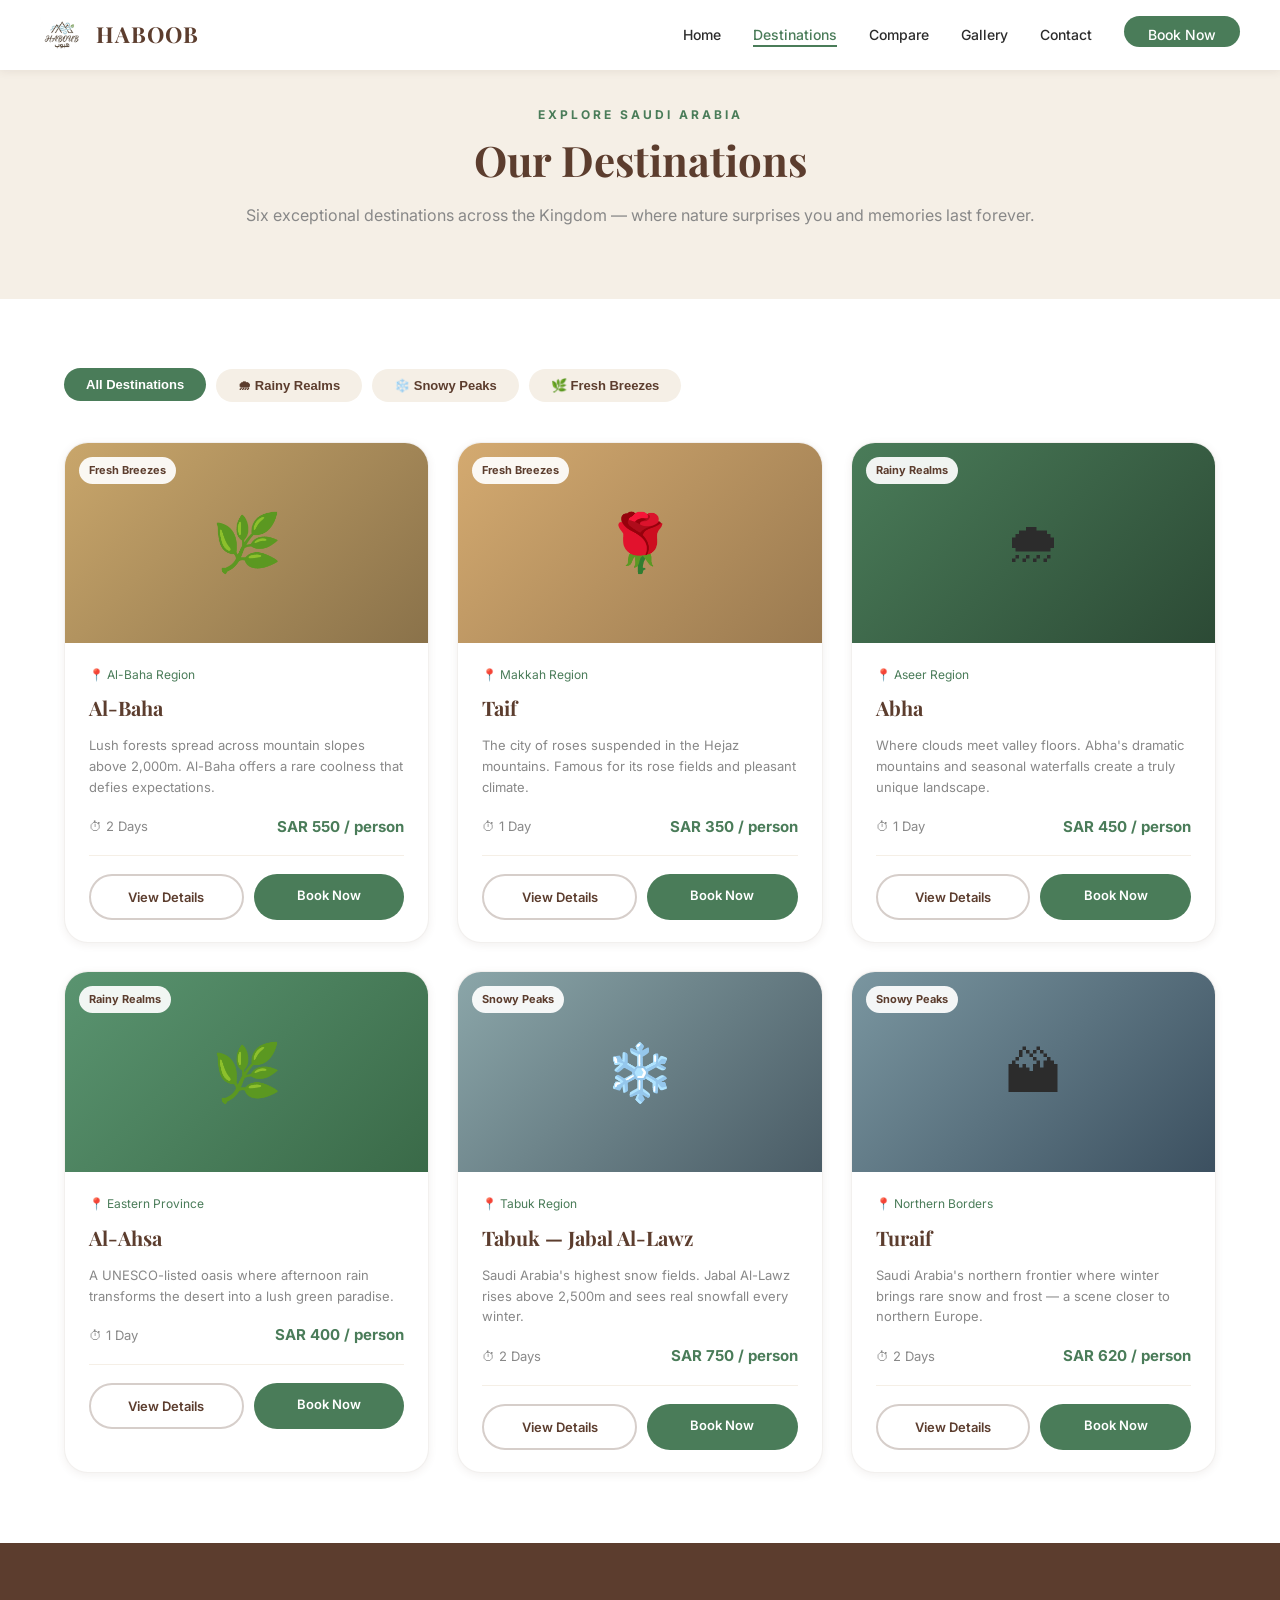
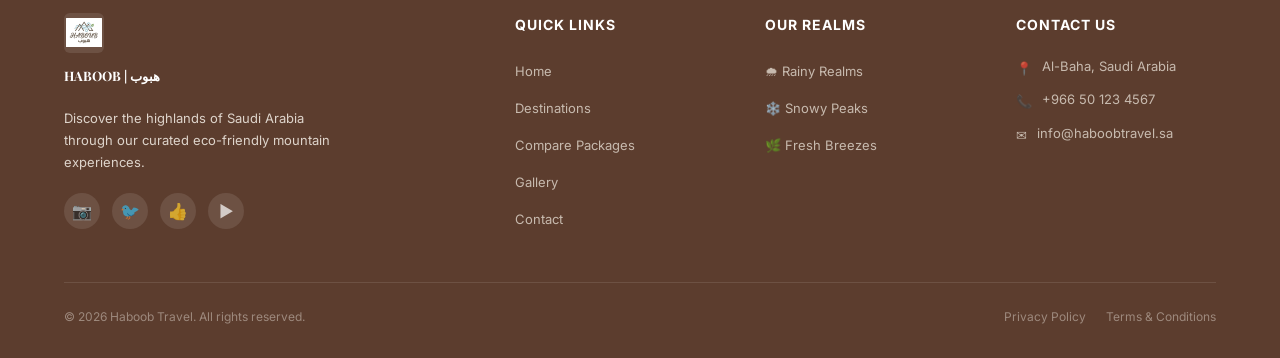
<file: destinations.html>
<!DOCTYPE html>
<!--
    destinations.html — Destinations / Choice Page
    Haboob Travel Agency | Web Technology 1 Project | 1447H
-->
<html lang="en">

<head>
    <meta charset="UTF-8" />
    <meta name="viewport" content="width=device-width, initial-scale=1.0" />
    <title>Destinations | HABOOB</title>
    <link rel="preconnect" href="https://fonts.googleapis.com" />
    <link href="https://fonts.googleapis.com/css2?family=Inter:wght@400;500;600;700&family=Playfair+Display:wght@400;500;600;700&display=swap" rel="stylesheet" />
    <link rel="stylesheet" href="style.css" />
</head>

<body>

    <!-- NAVIGATION BAR (shared across all pages) -->
    <header>
        <nav class="navbar">
            <a href="index.html" class="navbar-brand">
                <img src="images/logo.jpg" alt="Haboob Logo" />
                <span>HABOOB</span>
            </a>
            <ul class="navbar-links">
                <li><a href="index.html">Home</a></li>
                <li><a href="destinations.html" class="active">Destinations</a></li>
                <li><a href="compare.html">Compare</a></li>
                <li><a href="gallery.html">Gallery</a></li>
                <li><a href="contact.html">Contact</a></li>
                <li><a href="booking.html" class="btn-nav">Book Now</a></li>
            </ul>
            <button class="navbar-toggle" id="navToggle" aria-label="Open menu">
                <span></span><span></span><span></span>
            </button>
        </nav>
        <div class="navbar-mobile" id="navMobile">
            <a href="index.html">Home</a>
            <a href="destinations.html">Destinations</a>
            <a href="compare.html">Compare</a>
            <a href="gallery.html">Gallery</a>
            <a href="contact.html">Contact</a>
            <a href="booking.html" class="btn-primary">Book Now</a>
        </div>
    </header>

    <main>

        <!-- PAGE HEADER -->
        <section class="page-header">
            <div class="container">
                <p class="section-tag">Explore Saudi Arabia</p>
                <h1 class="section-title">Our Destinations</h1>
                <p class="section-desc">
                    Six exceptional destinations across the Kingdom —
                    where nature surprises you and memories last forever.
                </p>
            </div>
        </section>

        <!-- FILTER + CARDS SECTION -->
        <section style="padding: 70px 0; background-color: var(--color-white);">
            <div class="container">

                <!-- Filter buttons -->
                <!-- data-category tells JavaScript which cards to show/hide -->
                <div class="filter-bar">
                    <button class="filter-btn active" data-category="all">All Destinations</button>
                    <button class="filter-btn" data-category="rainy">🌧 Rainy Realms</button>
                    <button class="filter-btn" data-category="snowy">❄️ Snowy Peaks</button>
                    <button class="filter-btn" data-category="breezy">🌿 Fresh Breezes</button>
                </div>

                <!-- Destination cards grid -->
                <div class="destinations-grid">

                    <!-- Card 1: Al-Baha -->
                    <article class="dest-card" data-category="breezy">
                        <div class="dest-card-img" style="background: linear-gradient(135deg,#c9a66b,#8a724a);">
                            🌿
                            <span class="category-badge">Fresh Breezes</span>
                        </div>
                        <div class="dest-card-body">
                            <p class="dest-location">📍 Al-Baha Region</p>
                            <h3 class="dest-card-name">Al-Baha</h3>
                            <p class="dest-card-desc">
                                Lush forests spread across mountain slopes above 2,000m.
                                Al-Baha offers a rare coolness that defies expectations.
                            </p>
                            <div class="dest-card-meta">
                                <span class="dest-meta-item">⏱ 2 Days</span>
                                <span class="dest-price">SAR 550 / person</span>
                            </div>
                            <div class="dest-card-actions">
                                <a href="package-details.html" class="btn-outline">View Details</a>
                                <a href="booking.html" class="btn-primary">Book Now</a>
                            </div>
                        </div>
                    </article>

                    <!-- Card 2: Taif -->
                    <article class="dest-card" data-category="breezy">
                        <div class="dest-card-img" style="background: linear-gradient(135deg,#d4aa70,#9a7a50);">
                            🌹
                            <span class="category-badge">Fresh Breezes</span>
                        </div>
                        <div class="dest-card-body">
                            <p class="dest-location">📍 Makkah Region</p>
                            <h3 class="dest-card-name">Taif</h3>
                            <p class="dest-card-desc">
                                The city of roses suspended in the Hejaz mountains.
                                Famous for its rose fields and pleasant climate.
                            </p>
                            <div class="dest-card-meta">
                                <span class="dest-meta-item">⏱ 1 Day</span>
                                <span class="dest-price">SAR 350 / person</span>
                            </div>
                            <div class="dest-card-actions">
                                <a href="package-details.html" class="btn-outline">View Details</a>
                                <a href="booking.html" class="btn-primary">Book Now</a>
                            </div>
                        </div>
                    </article>

                    <!-- Card 3: Abha -->
                    <article class="dest-card" data-category="rainy">
                        <div class="dest-card-img" style="background: linear-gradient(135deg,#4A7C59,#2c4a35);">
                            🌧
                            <span class="category-badge">Rainy Realms</span>
                        </div>
                        <div class="dest-card-body">
                            <p class="dest-location">📍 Aseer Region</p>
                            <h3 class="dest-card-name">Abha</h3>
                            <p class="dest-card-desc">
                                Where clouds meet valley floors. Abha's dramatic mountains
                                and seasonal waterfalls create a truly unique landscape.
                            </p>
                            <div class="dest-card-meta">
                                <span class="dest-meta-item">⏱ 1 Day</span>
                                <span class="dest-price">SAR 450 / person</span>
                            </div>
                            <div class="dest-card-actions">
                                <a href="package-details.html" class="btn-outline">View Details</a>
                                <a href="booking.html" class="btn-primary">Book Now</a>
                            </div>
                        </div>
                    </article>

                    <!-- Card 4: Al-Ahsa -->
                    <article class="dest-card" data-category="rainy">
                        <div class="dest-card-img" style="background: linear-gradient(135deg,#5a9470,#3a6a48);">
                            🌿
                            <span class="category-badge">Rainy Realms</span>
                        </div>
                        <div class="dest-card-body">
                            <p class="dest-location">📍 Eastern Province</p>
                            <h3 class="dest-card-name">Al-Ahsa</h3>
                            <p class="dest-card-desc">
                                A UNESCO-listed oasis where afternoon rain transforms
                                the desert into a lush green paradise.
                            </p>
                            <div class="dest-card-meta">
                                <span class="dest-meta-item">⏱ 1 Day</span>
                                <span class="dest-price">SAR 400 / person</span>
                            </div>
                            <div class="dest-card-actions">
                                <a href="package-details.html" class="btn-outline">View Details</a>
                                <a href="booking.html" class="btn-primary">Book Now</a>
                            </div>
                        </div>
                    </article>

                    <!-- Card 5: Tabuk — Jabal Al-Lawz -->
                    <article class="dest-card" data-category="snowy">
                        <div class="dest-card-img" style="background: linear-gradient(135deg,#8ba6a9,#4a5c66);">
                            ❄️
                            <span class="category-badge">Snowy Peaks</span>
                        </div>
                        <div class="dest-card-body">
                            <p class="dest-location">📍 Tabuk Region</p>
                            <h3 class="dest-card-name">Tabuk — Jabal Al-Lawz</h3>
                            <p class="dest-card-desc">
                                Saudi Arabia's highest snow fields. Jabal Al-Lawz rises
                                above 2,500m and sees real snowfall every winter.
                            </p>
                            <div class="dest-card-meta">
                                <span class="dest-meta-item">⏱ 2 Days</span>
                                <span class="dest-price">SAR 750 / person</span>
                            </div>
                            <div class="dest-card-actions">
                                <a href="package-details.html" class="btn-outline">View Details</a>
                                <a href="booking.html" class="btn-primary">Book Now</a>
                            </div>
                        </div>
                    </article>

                    <!-- Card 6: Turaif -->
                    <article class="dest-card" data-category="snowy">
                        <div class="dest-card-img" style="background: linear-gradient(135deg,#7a96a0,#3c5060);">
                            🏔
                            <span class="category-badge">Snowy Peaks</span>
                        </div>
                        <div class="dest-card-body">
                            <p class="dest-location">📍 Northern Borders</p>
                            <h3 class="dest-card-name">Turaif</h3>
                            <p class="dest-card-desc">
                                Saudi Arabia's northern frontier where winter brings rare
                                snow and frost — a scene closer to northern Europe.
                            </p>
                            <div class="dest-card-meta">
                                <span class="dest-meta-item">⏱ 2 Days</span>
                                <span class="dest-price">SAR 620 / person</span>
                            </div>
                            <div class="dest-card-actions">
                                <a href="package-details.html" class="btn-outline">View Details</a>
                                <a href="booking.html" class="btn-primary">Book Now</a>
                            </div>
                        </div>
                    </article>

                </div><!-- /destinations-grid -->
            </div>
        </section>

    </main>

    <!-- FOOTER -->
    <footer class="footer">
        <div class="container">
            <div class="footer-grid">
                <div class="footer-brand">
                    <img src="images/logo.jpg" alt="Haboob Logo" />
                    <p class="footer-brand-name">HABOOB | هبوب</p>
                    <p>Discover the highlands of Saudi Arabia through our curated eco-friendly mountain experiences.</p>
                    <div class="footer-socials">
                        <a href="#" class="footer-social">📷</a>
                        <a href="#" class="footer-social">🐦</a>
                        <a href="#" class="footer-social">👍</a>
                        <a href="#" class="footer-social">▶</a>
                    </div>
                </div>
                <div class="footer-col">
                    <h4>Quick Links</h4>
                    <ul>
                        <li><a href="index.html">Home</a></li>
                        <li><a href="destinations.html">Destinations</a></li>
                        <li><a href="compare.html">Compare Packages</a></li>
                        <li><a href="gallery.html">Gallery</a></li>
                        <li><a href="contact.html">Contact</a></li>
                    </ul>
                </div>
                <div class="footer-col">
                    <h4>Our Realms</h4>
                    <ul>
                        <li><a href="destinations.html">🌧 Rainy Realms</a></li>
                        <li><a href="destinations.html">❄️ Snowy Peaks</a></li>
                        <li><a href="destinations.html">🌿 Fresh Breezes</a></li>
                    </ul>
                </div>
                <div class="footer-col">
                    <h4>Contact Us</h4>
                    <div class="footer-contact-item"><span class="footer-contact-icon">📍</span><span>Al-Baha, Saudi Arabia</span></div>
                    <div class="footer-contact-item"><span class="footer-contact-icon">📞</span><span>+966 50 123 4567</span></div>
                    <div class="footer-contact-item"><span class="footer-contact-icon">✉</span><span>info@haboobtravel.sa</span></div>
                </div>
            </div>
            <div class="footer-bottom">
                <p>© 2026 Haboob Travel. All rights reserved.</p>
                <div class="footer-bottom-links">
                    <a href="#">Privacy Policy</a>
                    <a href="#">Terms & Conditions</a>
                </div>
            </div>
        </div>
    </footer>

    <script src="script.js"></script>
</body>
</html>
</file>
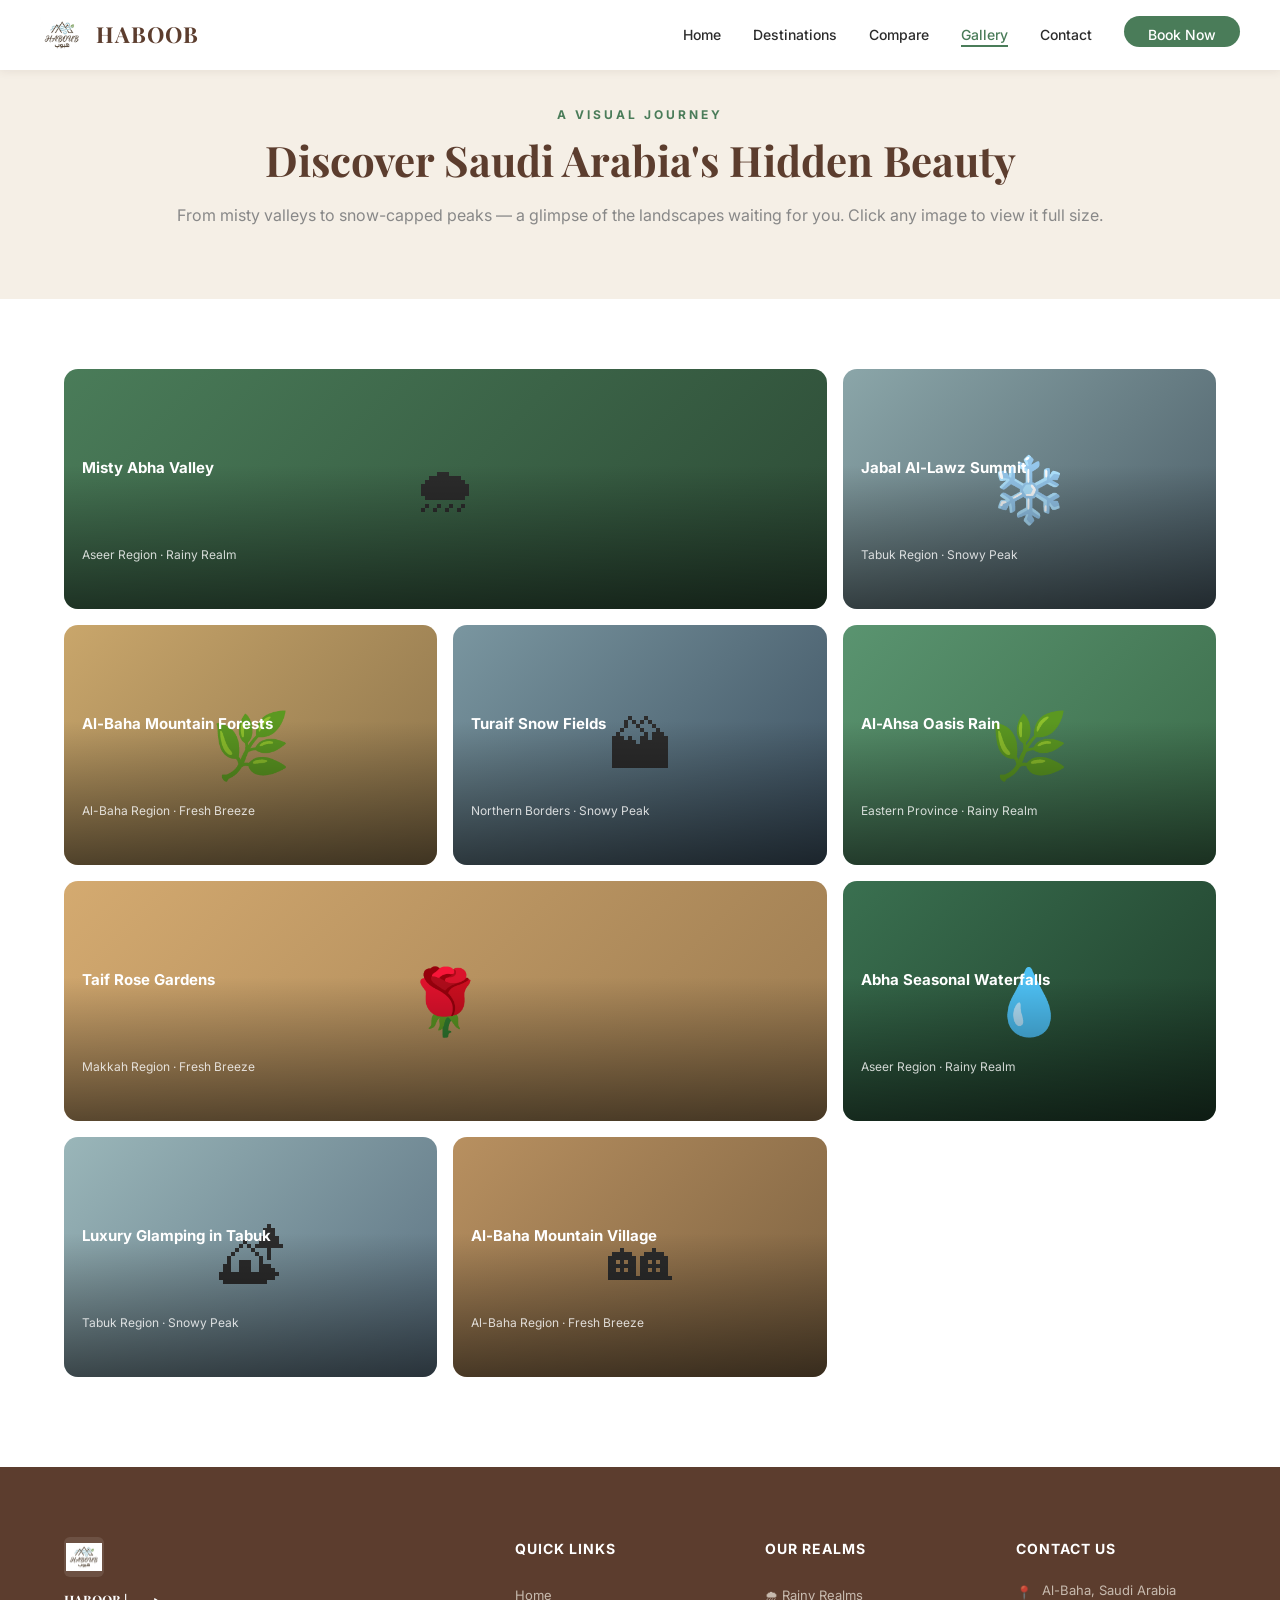
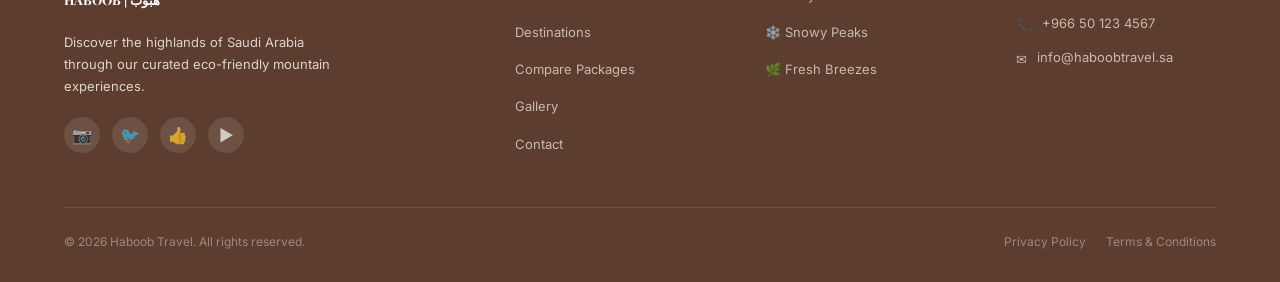
<file: gallery.html>
<!DOCTYPE html>
<!--
    gallery.html — Photo Gallery Page
    Web Technology 1 Project | 1447H
-->
<html lang="en">

<head>
    <meta charset="UTF-8" />
    <meta name="viewport" content="width=device-width, initial-scale=1.0" />
    <title>Gallery | HABOOB</title>
    <link rel="preconnect" href="https://fonts.googleapis.com" />
    <link href="https://fonts.googleapis.com/css2?family=Inter:wght@400;500;600;700&family=Playfair+Display:wght@400;500;600;700&display=swap" rel="stylesheet" />
    <link rel="stylesheet" href="style.css" />
</head>

<body>

    <!-- NAVIGATION BAR -->
    <header>
        <nav class="navbar">
            <a href="index.html" class="navbar-brand">
                <img src="images/logo.jpg" alt="Haboob Logo" />
                <span>HABOOB</span>
            </a>
            <ul class="navbar-links">
                <li><a href="index.html">Home</a></li>
                <li><a href="destinations.html">Destinations</a></li>
                <li><a href="compare.html">Compare</a></li>
                <li><a href="gallery.html" class="active">Gallery</a></li>
                <li><a href="contact.html">Contact</a></li>
                <li><a href="booking.html" class="btn-nav">Book Now</a></li>
            </ul>
            <button class="navbar-toggle" id="navToggle" aria-label="Open menu">
                <span></span><span></span><span></span>
            </button>
        </nav>
        <div class="navbar-mobile" id="navMobile">
            <a href="index.html">Home</a>
            <a href="destinations.html">Destinations</a>
            <a href="compare.html">Compare</a>
            <a href="gallery.html">Gallery</a>
            <a href="contact.html">Contact</a>
            <a href="booking.html" class="btn-primary">Book Now</a>
        </div>
    </header>

    <main>

        <!-- PAGE HEADER -->
        <section class="page-header">
            <div class="container">
                <p class="section-tag">A Visual Journey</p>
                <h1 class="section-title">Discover Saudi Arabia's Hidden Beauty</h1>
                <p class="section-desc">
                    From misty valleys to snow-capped peaks —
                    a glimpse of the landscapes waiting for you.
                    Click any image to view it full size.
                </p>
            </div>
        </section>

        <!-- PHOTO GRID -->
        <section style="padding:70px 0 90px; background-color:var(--color-white);">
            <div class="container">
                <!--
                    Gallery grid: uses CSS Grid.
                    Cards with class "wide" span 2 columns.
                    data-* attributes are read by JavaScript to populate the lightbox.
                -->
                <div class="gallery-grid">

                    <!-- Photo 1: Abha Valley (wide) -->
                    <div class="gallery-card wide"
                         data-name="Misty Abha Valley"
                         data-region="Aseer Region"
                         data-gradient="linear-gradient(135deg,#4A7C59,#2c4a35)"
                         data-icon="🌧">
                        <div class="gallery-card-inner"
                             style="background:linear-gradient(135deg,#4A7C59,#2c4a35);">
                            🌧
                            <div class="gallery-card-overlay">
                                <div class="gallery-card-info">
                                    <p>Misty Abha Valley</p>
                                    <small>Aseer Region · Rainy Realm</small>
                                </div>
                            </div>
                            <span class="gallery-card-zoom">🔍</span>
                        </div>
                    </div>

                    <!-- Photo 2: Jabal Al-Lawz -->
                    <div class="gallery-card"
                         data-name="Jabal Al-Lawz Summit"
                         data-region="Tabuk Region"
                         data-gradient="linear-gradient(135deg,#8ba6a9,#4a5c66)"
                         data-icon="❄️">
                        <div class="gallery-card-inner"
                             style="background:linear-gradient(135deg,#8ba6a9,#4a5c66);">
                            ❄️
                            <div class="gallery-card-overlay">
                                <div class="gallery-card-info">
                                    <p>Jabal Al-Lawz Summit</p>
                                    <small>Tabuk Region · Snowy Peak</small>
                                </div>
                            </div>
                            <span class="gallery-card-zoom">🔍</span>
                        </div>
                    </div>

                    <!-- Photo 3: Al-Baha forests -->
                    <div class="gallery-card"
                         data-name="Al-Baha Mountain Forests"
                         data-region="Al-Baha Region"
                         data-gradient="linear-gradient(135deg,#c9a66b,#8a724a)"
                         data-icon="🌿">
                        <div class="gallery-card-inner"
                             style="background:linear-gradient(135deg,#c9a66b,#8a724a);">
                            🌿
                            <div class="gallery-card-overlay">
                                <div class="gallery-card-info">
                                    <p>Al-Baha Mountain Forests</p>
                                    <small>Al-Baha Region · Fresh Breeze</small>
                                </div>
                            </div>
                            <span class="gallery-card-zoom">🔍</span>
                        </div>
                    </div>

                    <!-- Photo 4: Turaif snow -->
                    <div class="gallery-card"
                         data-name="Turaif Snow Fields"
                         data-region="Northern Borders"
                         data-gradient="linear-gradient(135deg,#7a96a0,#3c5060)"
                         data-icon="🏔">
                        <div class="gallery-card-inner"
                             style="background:linear-gradient(135deg,#7a96a0,#3c5060);">
                            🏔
                            <div class="gallery-card-overlay">
                                <div class="gallery-card-info">
                                    <p>Turaif Snow Fields</p>
                                    <small>Northern Borders · Snowy Peak</small>
                                </div>
                            </div>
                            <span class="gallery-card-zoom">🔍</span>
                        </div>
                    </div>

                    <!-- Photo 5: Al-Ahsa rain -->
                    <div class="gallery-card"
                         data-name="Al-Ahsa Oasis Rain"
                         data-region="Eastern Province"
                         data-gradient="linear-gradient(135deg,#5a9470,#3a6a48)"
                         data-icon="🌿">
                        <div class="gallery-card-inner"
                             style="background:linear-gradient(135deg,#5a9470,#3a6a48);">
                            🌿
                            <div class="gallery-card-overlay">
                                <div class="gallery-card-info">
                                    <p>Al-Ahsa Oasis Rain</p>
                                    <small>Eastern Province · Rainy Realm</small>
                                </div>
                            </div>
                            <span class="gallery-card-zoom">🔍</span>
                        </div>
                    </div>

                    <!-- Photo 6: Taif rose gardens (wide) -->
                    <div class="gallery-card wide"
                         data-name="Taif Rose Gardens"
                         data-region="Makkah Region"
                         data-gradient="linear-gradient(135deg,#d4aa70,#9a7a50)"
                         data-icon="🌹">
                        <div class="gallery-card-inner"
                             style="background:linear-gradient(135deg,#d4aa70,#9a7a50);">
                            🌹
                            <div class="gallery-card-overlay">
                                <div class="gallery-card-info">
                                    <p>Taif Rose Gardens</p>
                                    <small>Makkah Region · Fresh Breeze</small>
                                </div>
                            </div>
                            <span class="gallery-card-zoom">🔍</span>
                        </div>
                    </div>

                    <!-- Photo 7: Abha waterfalls -->
                    <div class="gallery-card"
                         data-name="Abha Seasonal Waterfalls"
                         data-region="Aseer Region"
                         data-gradient="linear-gradient(135deg,#3a7050,#1e3d2a)"
                         data-icon="💧">
                        <div class="gallery-card-inner"
                             style="background:linear-gradient(135deg,#3a7050,#1e3d2a);">
                            💧
                            <div class="gallery-card-overlay">
                                <div class="gallery-card-info">
                                    <p>Abha Seasonal Waterfalls</p>
                                    <small>Aseer Region · Rainy Realm</small>
                                </div>
                            </div>
                            <span class="gallery-card-zoom">🔍</span>
                        </div>
                    </div>

                    <!-- Photo 8: Tabuk glamping -->
                    <div class="gallery-card"
                         data-name="Luxury Glamping in Tabuk"
                         data-region="Tabuk Region"
                         data-gradient="linear-gradient(135deg,#9ab6b9,#5a7080)"
                         data-icon="🏕">
                        <div class="gallery-card-inner"
                             style="background:linear-gradient(135deg,#9ab6b9,#5a7080);">
                            🏕
                            <div class="gallery-card-overlay">
                                <div class="gallery-card-info">
                                    <p>Luxury Glamping in Tabuk</p>
                                    <small>Tabuk Region · Snowy Peak</small>
                                </div>
                            </div>
                            <span class="gallery-card-zoom">🔍</span>
                        </div>
                    </div>

                    <!-- Photo 9: Al-Baha village -->
                    <div class="gallery-card"
                         data-name="Al-Baha Mountain Village"
                         data-region="Al-Baha Region"
                         data-gradient="linear-gradient(135deg,#b89060,#7a6040)"
                         data-icon="🏘">
                        <div class="gallery-card-inner"
                             style="background:linear-gradient(135deg,#b89060,#7a6040);">
                            🏘
                            <div class="gallery-card-overlay">
                                <div class="gallery-card-info">
                                    <p>Al-Baha Mountain Village</p>
                                    <small>Al-Baha Region · Fresh Breeze</small>
                                </div>
                            </div>
                            <span class="gallery-card-zoom">🔍</span>
                        </div>
                    </div>

                </div><!-- /gallery-grid -->
            </div>
        </section>

    </main>

    <!-- LIGHTBOX — shown when a gallery card is clicked -->
    <div class="lightbox" id="lightbox" role="dialog" aria-label="Image viewer">
        <div class="lightbox-box">
            <!-- Enlarged image area -->
            <div class="lightbox-img" id="lightboxImg">
                <span class="lb-icon">🌿</span>
            </div>
            <!-- Image info and close button -->
            <div class="lightbox-info">
                <div>
                    <h3 id="lightboxName">Destination Name</h3>
                    <p id="lightboxSub">Region</p>
                </div>
                <button class="lightbox-close" id="lightboxClose" aria-label="Close">✕</button>
            </div>
        </div>
    </div>

    <!-- FOOTER -->
    <footer class="footer">
        <div class="container">
            <div class="footer-grid">
                <div class="footer-brand">
                    <img src="images/logo.jpg" alt="Haboob Logo" />
                    <p class="footer-brand-name">HABOOB | هبوب</p>
                    <p>Discover the highlands of Saudi Arabia through our curated eco-friendly mountain experiences.</p>
                    <div class="footer-socials">
                        <a href="#" class="footer-social">📷</a>
                        <a href="#" class="footer-social">🐦</a>
                        <a href="#" class="footer-social">👍</a>
                        <a href="#" class="footer-social">▶</a>
                    </div>
                </div>
                <div class="footer-col">
                    <h4>Quick Links</h4>
                    <ul>
                        <li><a href="index.html">Home</a></li>
                        <li><a href="destinations.html">Destinations</a></li>
                        <li><a href="compare.html">Compare Packages</a></li>
                        <li><a href="gallery.html">Gallery</a></li>
                        <li><a href="contact.html">Contact</a></li>
                    </ul>
                </div>
                <div class="footer-col">
                    <h4>Our Realms</h4>
                    <ul>
                        <li><a href="destinations.html">🌧 Rainy Realms</a></li>
                        <li><a href="destinations.html">❄️ Snowy Peaks</a></li>
                        <li><a href="destinations.html">🌿 Fresh Breezes</a></li>
                    </ul>
                </div>
                <div class="footer-col">
                    <h4>Contact Us</h4>
                    <div class="footer-contact-item"><span class="footer-contact-icon">📍</span><span>Al-Baha, Saudi Arabia</span></div>
                    <div class="footer-contact-item"><span class="footer-contact-icon">📞</span><span>+966 50 123 4567</span></div>
                    <div class="footer-contact-item"><span class="footer-contact-icon">✉</span><span>info@haboobtravel.sa</span></div>
                </div>
            </div>
            <div class="footer-bottom">
                <p>© 2026 Haboob Travel. All rights reserved.</p>
                <div class="footer-bottom-links"><a href="#">Privacy Policy</a><a href="#">Terms & Conditions</a></div>
            </div>
        </div>
    </footer>

    <script src="script.js"></script>
</body>
</html>
</file>
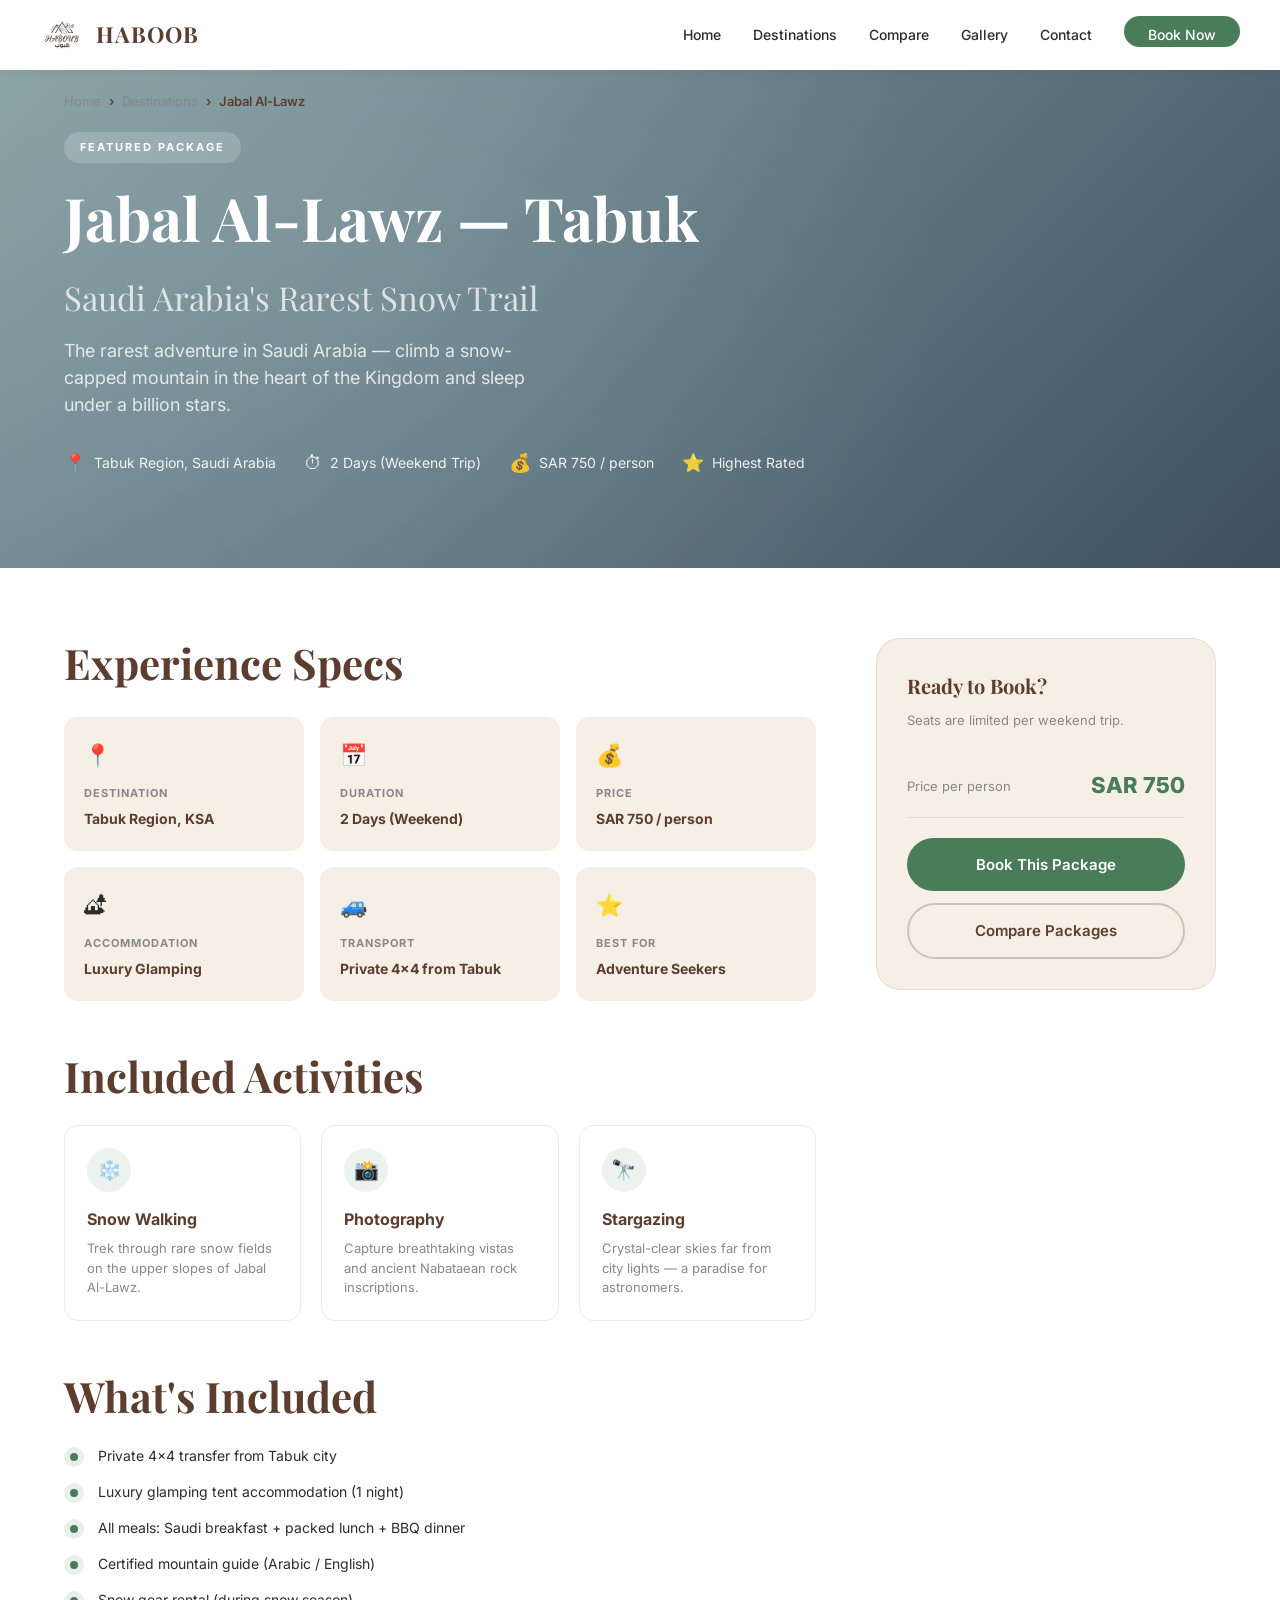
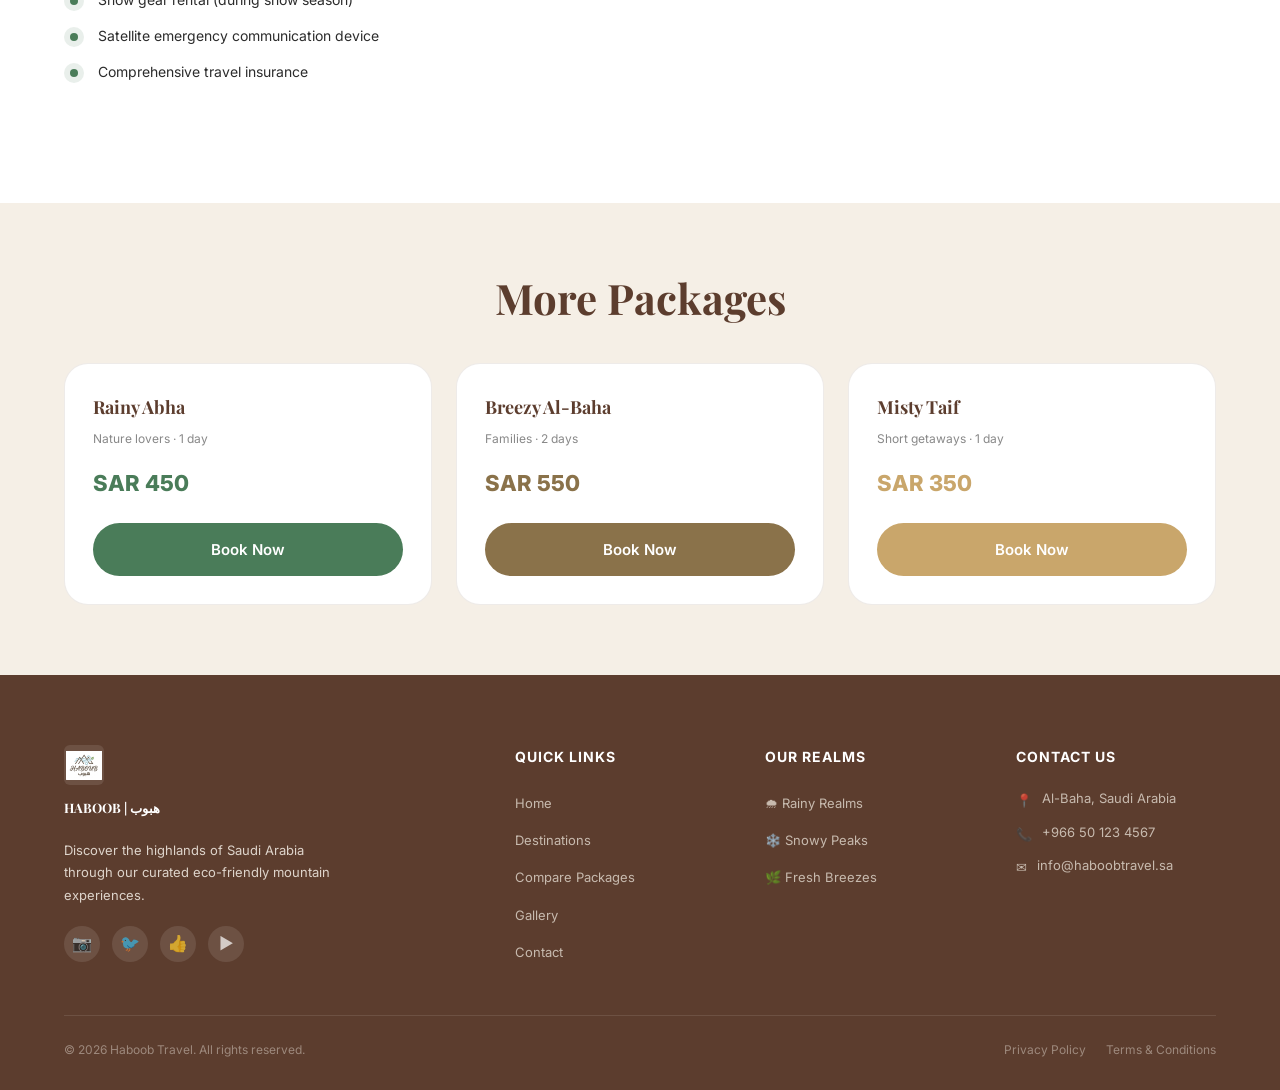
<file: package-details.html>
<!DOCTYPE html>
<!--
    package-details.html — Package Details Page
    Featured Package: Jabal Al-Lawz, Tabuk
    Web Technology 1 Project | 1447H
-->
<html lang="en">

<head>
    <meta charset="UTF-8" />
    <meta name="viewport" content="width=device-width, initial-scale=1.0" />
    <title>Package Details — Jabal Al-Lawz | HABOOB</title>
    <link rel="preconnect" href="https://fonts.googleapis.com" />
    <link href="https://fonts.googleapis.com/css2?family=Inter:wght@400;500;600;700&family=Playfair+Display:wght@400;500;600;700&display=swap" rel="stylesheet" />
    <link rel="stylesheet" href="style.css" />
</head>

<body>

    <!-- NAVIGATION BAR -->
    <header>
        <nav class="navbar">
            <a href="index.html" class="navbar-brand">
                <img src="images/logo.jpg" alt="Haboob Logo" />
                <span>HABOOB</span>
            </a>
            <ul class="navbar-links">
                <li><a href="index.html">Home</a></li>
                <li><a href="destinations.html">Destinations</a></li>
                <li><a href="compare.html">Compare</a></li>
                <li><a href="gallery.html">Gallery</a></li>
                <li><a href="contact.html">Contact</a></li>
                <li><a href="booking.html" class="btn-nav">Book Now</a></li>
            </ul>
            <button class="navbar-toggle" id="navToggle" aria-label="Open menu">
                <span></span><span></span><span></span>
            </button>
        </nav>
        <div class="navbar-mobile" id="navMobile">
            <a href="index.html">Home</a>
            <a href="destinations.html">Destinations</a>
            <a href="compare.html">Compare</a>
            <a href="gallery.html">Gallery</a>
            <a href="contact.html">Contact</a>
            <a href="booking.html" class="btn-primary">Book Now</a>
        </div>
    </header>

    <main>

        <!-- PACKAGE HERO SECTION -->
        <section class="package-hero">
            <div class="container">
                <div class="package-hero-content">

                    <!-- Breadcrumb navigation -->
                    <nav class="breadcrumb" style="justify-content:flex-start; margin-bottom:20px;">
                        <a href="index.html">Home</a>
                        <span>›</span>
                        <a href="destinations.html">Destinations</a>
                        <span>›</span>
                        <span>Jabal Al-Lawz</span>
                    </nav>

                    <span class="package-hero-badge">Featured Package</span>
                    <h1>
                        Jabal Al-Lawz — Tabuk<br />
                        <small style="font-size:0.55em; opacity:0.75; font-weight:300;">
                            Saudi Arabia's Rarest Snow Trail
                        </small>
                    </h1>
                    <p class="package-hero-sub">
                        The rarest adventure in Saudi Arabia — climb a snow-capped mountain
                        in the heart of the Kingdom and sleep under a billion stars.
                    </p>

                    <!-- Quick info row -->
                    <div class="package-meta-row">
                        <div class="package-meta-item">
                            <span>📍</span>
                            <span>Tabuk Region, Saudi Arabia</span>
                        </div>
                        <div class="package-meta-item">
                            <span>⏱</span>
                            <span>2 Days (Weekend Trip)</span>
                        </div>
                        <div class="package-meta-item">
                            <span>💰</span>
                            <span>SAR 750 / person</span>
                        </div>
                        <div class="package-meta-item">
                            <span>⭐</span>
                            <span>Highest Rated</span>
                        </div>
                    </div>
                </div>
            </div>
        </section>

        <!-- MAIN CONTENT -->
        <section style="padding: 70px 0; background-color: var(--color-white);">
            <div class="container">
                <!-- Two-column layout -->
                <div style="display:grid; grid-template-columns:1fr 340px; gap:60px; align-items:start;">

                    <!-- Left column: Details -->
                    <div>

                        <!-- Specs grid -->
                        <h2 class="section-title" style="margin-bottom:28px;">Experience Specs</h2>
                        <div class="specs-grid">
                            <div class="spec-card">
                                <div class="spec-icon">📍</div>
                                <p class="spec-label">Destination</p>
                                <p class="spec-value">Tabuk Region, KSA</p>
                            </div>
                            <div class="spec-card">
                                <div class="spec-icon">📅</div>
                                <p class="spec-label">Duration</p>
                                <p class="spec-value">2 Days (Weekend)</p>
                            </div>
                            <div class="spec-card">
                                <div class="spec-icon">💰</div>
                                <p class="spec-label">Price</p>
                                <p class="spec-value">SAR 750 / person</p>
                            </div>
                            <div class="spec-card">
                                <div class="spec-icon">🏕</div>
                                <p class="spec-label">Accommodation</p>
                                <p class="spec-value">Luxury Glamping</p>
                            </div>
                            <div class="spec-card">
                                <div class="spec-icon">🚙</div>
                                <p class="spec-label">Transport</p>
                                <p class="spec-value">Private 4×4 from Tabuk</p>
                            </div>
                            <div class="spec-card">
                                <div class="spec-icon">⭐</div>
                                <p class="spec-label">Best For</p>
                                <p class="spec-value">Adventure Seekers</p>
                            </div>
                        </div>

                        <!-- Activities -->
                        <h2 class="section-title" style="margin-bottom:24px; margin-top:50px;">Included Activities</h2>
                        <div class="activities-grid">
                            <div class="activity-card">
                                <div class="activity-icon">❄️</div>
                                <h4>Snow Walking</h4>
                                <p>Trek through rare snow fields on the upper slopes of Jabal Al-Lawz.</p>
                            </div>
                            <div class="activity-card">
                                <div class="activity-icon">📸</div>
                                <h4>Photography</h4>
                                <p>Capture breathtaking vistas and ancient Nabataean rock inscriptions.</p>
                            </div>
                            <div class="activity-card">
                                <div class="activity-icon">🔭</div>
                                <h4>Stargazing</h4>
                                <p>Crystal-clear skies far from city lights — a paradise for astronomers.</p>
                            </div>
                        </div>

                        <!-- What's included list -->
                        <h2 class="section-title" style="margin-bottom:24px; margin-top:50px;">What's Included</h2>
                        <div class="included-list">
                            <div class="included-item">
                                <div class="included-dot"></div>
                                <span>Private 4×4 transfer from Tabuk city</span>
                            </div>
                            <div class="included-item">
                                <div class="included-dot"></div>
                                <span>Luxury glamping tent accommodation (1 night)</span>
                            </div>
                            <div class="included-item">
                                <div class="included-dot"></div>
                                <span>All meals: Saudi breakfast + packed lunch + BBQ dinner</span>
                            </div>
                            <div class="included-item">
                                <div class="included-dot"></div>
                                <span>Certified mountain guide (Arabic / English)</span>
                            </div>
                            <div class="included-item">
                                <div class="included-dot"></div>
                                <span>Snow gear rental (during snow season)</span>
                            </div>
                            <div class="included-item">
                                <div class="included-dot"></div>
                                <span>Satellite emergency communication device</span>
                            </div>
                            <div class="included-item">
                                <div class="included-dot"></div>
                                <span>Comprehensive travel insurance</span>
                            </div>
                        </div>

                    </div><!-- /left column -->

                    <!-- Right column: Booking sidebar -->
                    <aside class="booking-sidebar">
                        <h3>Ready to Book?</h3>
                        <p>Seats are limited per weekend trip.</p>
                        <div class="sidebar-price-row">
                            <span>Price per person</span>
                            <span class="sidebar-price">SAR 750</span>
                        </div>
                        <a href="booking.html" class="btn-primary" style="width:100%; display:block; margin-bottom:12px; text-align:center;">
                            Book This Package
                        </a>
                        <a href="compare.html" class="btn-outline" style="width:100%; display:block; text-align:center;">
                            Compare Packages
                        </a>
                    </aside>

                </div>
            </div>
        </section>

        <!-- More Packages -->
        <section style="padding:70px 0; background-color:var(--color-beige);">
            <div class="container">
                <h2 class="section-title" style="text-align:center; margin-bottom:40px;">More Packages</h2>
                <div style="display:grid; grid-template-columns:repeat(3,1fr); gap:24px;">

                    <div style="background:var(--color-white); border-radius:var(--radius-lg); padding:28px; border:1px solid rgba(92,61,46,0.10);">
                        <h4 style="font-family:var(--font-heading); font-size:18px; font-weight:700; color:var(--color-brown); margin-bottom:6px;">Rainy Abha</h4>
                        <p style="font-size:12px; color:var(--color-gray); margin-bottom:16px;">Nature lovers · 1 day</p>
                        <p style="font-size:22px; font-weight:800; color:var(--color-green); margin-bottom:20px;">SAR 450</p>
                        <a href="booking.html" class="btn-primary" style="width:100%; display:block; text-align:center;">Book Now</a>
                    </div>

                    <div style="background:var(--color-white); border-radius:var(--radius-lg); padding:28px; border:1px solid rgba(92,61,46,0.10);">
                        <h4 style="font-family:var(--font-heading); font-size:18px; font-weight:700; color:var(--color-brown); margin-bottom:6px;">Breezy Al-Baha</h4>
                        <p style="font-size:12px; color:var(--color-gray); margin-bottom:16px;">Families · 2 days</p>
                        <p style="font-size:22px; font-weight:800; color:#8a724a; margin-bottom:20px;">SAR 550</p>
                        <a href="booking.html" class="btn-primary" style="width:100%; display:block; background-color:#8a724a; text-align:center;">Book Now</a>
                    </div>

                    <div style="background:var(--color-white); border-radius:var(--radius-lg); padding:28px; border:1px solid rgba(92,61,46,0.10);">
                        <h4 style="font-family:var(--font-heading); font-size:18px; font-weight:700; color:var(--color-brown); margin-bottom:6px;">Misty Taif</h4>
                        <p style="font-size:12px; color:var(--color-gray); margin-bottom:16px;">Short getaways · 1 day</p>
                        <p style="font-size:22px; font-weight:800; color:#c9a66b; margin-bottom:20px;">SAR 350</p>
                        <a href="booking.html" class="btn-primary" style="width:100%; display:block; background-color:#c9a66b; text-align:center;">Book Now</a>
                    </div>

                </div>
            </div>
        </section>

    </main>

    <!-- FOOTER -->
    <footer class="footer">
        <div class="container">
            <div class="footer-grid">
                <div class="footer-brand">
                    <img src="images/logo.jpg" alt="Haboob Logo" />
                    <p class="footer-brand-name">HABOOB | هبوب</p>
                    <p>Discover the highlands of Saudi Arabia through our curated eco-friendly mountain experiences.</p>
                    <div class="footer-socials">
                        <a href="#" class="footer-social">📷</a>
                        <a href="#" class="footer-social">🐦</a>
                        <a href="#" class="footer-social">👍</a>
                        <a href="#" class="footer-social">▶</a>
                    </div>
                </div>
                <div class="footer-col">
                    <h4>Quick Links</h4>
                    <ul>
                        <li><a href="index.html">Home</a></li>
                        <li><a href="destinations.html">Destinations</a></li>
                        <li><a href="compare.html">Compare Packages</a></li>
                        <li><a href="gallery.html">Gallery</a></li>
                        <li><a href="contact.html">Contact</a></li>
                    </ul>
                </div>
                <div class="footer-col">
                    <h4>Our Realms</h4>
                    <ul>
                        <li><a href="destinations.html">🌧 Rainy Realms</a></li>
                        <li><a href="destinations.html">❄️ Snowy Peaks</a></li>
                        <li><a href="destinations.html">🌿 Fresh Breezes</a></li>
                    </ul>
                </div>
                <div class="footer-col">
                    <h4>Contact Us</h4>
                    <div class="footer-contact-item"><span class="footer-contact-icon">📍</span><span>Al-Baha, Saudi Arabia</span></div>
                    <div class="footer-contact-item"><span class="footer-contact-icon">📞</span><span>+966 50 123 4567</span></div>
                    <div class="footer-contact-item"><span class="footer-contact-icon">✉</span><span>info@haboobtravel.sa</span></div>
                </div>
            </div>
            <div class="footer-bottom">
                <p>© 2026 Haboob Travel. All rights reserved.</p>
                <div class="footer-bottom-links"><a href="#">Privacy Policy</a><a href="#">Terms & Conditions</a></div>
            </div>
        </div>
    </footer>

    <script src="script.js"></script>
</body>
</html>
</file>
<file: style.css>
/* ============================================================
   style.css — ملف التنسيق الرئيسي لموقع هبوب للسياحة
   Haboob Travel Agency — Main Stylesheet
   Web Technology 1 Project | 1447H
   ============================================================ */

/* ============================================================
   1. المتغيرات العامة (CSS Variables)
   نستخدم المتغيرات لتوحيد الألوان والخطوط في كل الصفحات
   ============================================================ */
:root {
    /* الألوان الأساسية للموقع */
    --color-white:   #FFFFFF;   /* الخلفية البيضاء */
    --color-beige:   #F5EFE6;   /* البيج الدافئ للأقسام الثانوية */
    --color-brown:   #5C3D2E;   /* البني الداكن للعناوين والتنقل */
    --color-green:   #4A7C59;   /* الأخضر الجبلي للأزرار والتأكيدات */
    --color-text:    #2C2C2C;   /* لون النص الأساسي */
    --color-gray:    #888888;   /* لون النص الثانوي */

    /* الخطوط */
    --font-heading: 'Playfair Display', 'Georgia', serif;  /* خط العناوين */
    --font-body:    'Inter', 'Segoe UI', sans-serif;       /* خط النصوص */

    /* الظلال */
    --shadow-sm: 0 2px 8px rgba(92, 61, 46, 0.08);
    --shadow-md: 0 4px 20px rgba(92, 61, 46, 0.12);
    --shadow-lg: 0 8px 40px rgba(92, 61, 46, 0.18);

    /* نصف قطر الحواف */
    --radius-sm: 8px;
    --radius-md: 14px;
    --radius-lg: 24px;
    --radius-pill: 50px;
}

/* ============================================================
   2. إعادة الضبط الأساسية (CSS Reset)
   نزيل الأنماط الافتراضية للمتصفح لنبدأ بلوح نظيف
   ============================================================ */
* {
    margin: 0;
    padding: 0;
    box-sizing: border-box;  /* يجعل الحسابات أبسط */
}

html {
    scroll-behavior: smooth; /* تأثير التمرير السلس لكل الروابط الداخلية */
}

body {
    font-family: var(--font-body);
    color: var(--color-text);
    background-color: var(--color-white);
    line-height: 1.7;       /* ارتفاع السطر لقراءة مريحة */
    font-size: 16px;
}

img {
    max-width: 100%;        /* الصور لا تتجاوز حاوياتها */
    display: block;
}

a {
    text-decoration: none;
    color: inherit;
}

ul {
    list-style: none;
}

/* ============================================================
   3. شريط التنقل (Navigation Bar)
   ============================================================ */
.navbar {
    position: fixed;          /* يثبت الشريط في أعلى الشاشة دائماً */
    top: 0;
    left: 0;
    right: 0;
    z-index: 1000;            /* يظهر فوق كل المحتوى */
    background-color: var(--color-white);
    box-shadow: var(--shadow-sm);
    padding: 0 40px;
    height: 70px;
    display: flex;
    align-items: center;
    justify-content: space-between;
    transition: box-shadow 0.3s ease;
}

/* شعار الموقع */
.navbar-brand {
    display: flex;
    align-items: center;
    gap: 12px;
    text-decoration: none;
}

.navbar-brand img {
    height: 44px;
    width: 44px;
    object-fit: contain;
    border-radius: 8px;
}

.navbar-brand span {
    font-family: var(--font-heading);
    font-size: 22px;
    font-weight: 700;
    color: var(--color-brown);
    letter-spacing: 1px;
}

/* روابط التنقل */
.navbar-links {
    display: flex;
    align-items: center;
    gap: 32px;
}

.navbar-links a {
    font-size: 14px;
    font-weight: 500;
    color: var(--color-text);
    transition: color 0.2s ease;
    position: relative;
    padding-bottom: 4px;
}

/* خط يظهر تحت الرابط عند التمرير فوقه */
.navbar-links a::after {
    content: '';
    position: absolute;
    bottom: 0;
    left: 0;
    width: 0;
    height: 2px;
    background-color: var(--color-green);
    transition: width 0.3s ease;
}

.navbar-links a:hover,
.navbar-links a.active {
    color: var(--color-green);
}

.navbar-links a:hover::after,
.navbar-links a.active::after {
    width: 100%;
}

/* زر "احجز الآن" في الشريط */
.btn-nav {
    background-color: var(--color-green);
    color: var(--color-white) !important;
    padding: 10px 24px;
    border-radius: var(--radius-pill);
    font-weight: 600;
    transition: background-color 0.2s ease, transform 0.2s ease !important;
}

.btn-nav:hover {
    background-color: #3d664a !important;
    transform: translateY(-1px);
    color: var(--color-white) !important;
}

.btn-nav::after {
    display: none !important; /* لا نريد الخط التحتي على هذا الزر */
}

/* زر القائمة للجوال */
.navbar-toggle {
    display: none;
    flex-direction: column;
    gap: 5px;
    background: none;
    border: none;
    cursor: pointer;
    padding: 5px;
}

.navbar-toggle span {
    display: block;
    width: 25px;
    height: 2px;
    background-color: var(--color-brown);
    transition: transform 0.3s ease, opacity 0.3s ease;
}

/* القائمة المنسدلة للجوال */
.navbar-mobile {
    display: none;
    flex-direction: column;
    position: absolute;
    top: 70px;
    left: 0;
    right: 0;
    background-color: var(--color-white);
    box-shadow: var(--shadow-md);
    padding: 20px 40px;
    gap: 16px;
    border-top: 1px solid var(--color-beige);
}

.navbar-mobile.open {
    display: flex;
}

.navbar-mobile a {
    font-size: 15px;
    font-weight: 500;
    color: var(--color-text);
    padding: 8px 0;
    border-bottom: 1px solid var(--color-beige);
}

.navbar-mobile a:hover {
    color: var(--color-green);
}

/* ============================================================
   4. الأزرار العامة (Buttons)
   ============================================================ */

/* الزر الأساسي */
.btn-primary {
    display: inline-block;
    background-color: var(--color-green);
    color: var(--color-white);
    padding: 14px 32px;
    border-radius: var(--radius-pill);
    font-size: 15px;
    font-weight: 600;
    border: none;
    cursor: pointer;
    transition: background-color 0.2s ease, transform 0.2s ease, box-shadow 0.2s ease;
    text-align: center;
}

.btn-primary:hover {
    background-color: #3d664a;
    transform: translateY(-2px);
    box-shadow: var(--shadow-md);
}

/* الزر الثانوي (بحواف فقط) */
.btn-outline {
    display: inline-block;
    background-color: transparent;
    color: var(--color-brown);
    padding: 13px 30px;
    border-radius: var(--radius-pill);
    font-size: 15px;
    font-weight: 600;
    border: 2px solid rgba(92, 61, 46, 0.25);
    cursor: pointer;
    transition: background-color 0.2s ease, border-color 0.2s ease, transform 0.2s ease;
    text-align: center;
}

.btn-outline:hover {
    background-color: var(--color-beige);
    border-color: var(--color-brown);
    transform: translateY(-2px);
}

/* ============================================================
   5. قسم الهيرو (Hero Section)
   الصورة الكبيرة في أعلى الصفحة الرئيسية
   ============================================================ */
.hero {
    position: relative;
    height: 100vh;            /* يملأ ارتفاع الشاشة كاملاً */
    min-height: 600px;
    display: flex;
    align-items: center;
    justify-content: center;
    text-align: center;
    overflow: hidden;
    padding-top: 70px;        /* لتعويض ارتفاع الشريط الثابت */
}

/* صورة الخلفية */
.hero-bg {
    position: absolute;
    inset: 0;                 /* اختصار لـ top:0, right:0, bottom:0, left:0 */
    background-image: url('images/hero.jpg');
    background-size: cover;
    background-position: center;
    background-repeat: no-repeat;
    z-index: 0;
}

/* طبقة شفافة داكنة فوق الصورة لتحسين قراءة النص */
.hero-overlay {
    position: absolute;
    inset: 0;
    background: rgba(0, 0, 0, 0.40);
    z-index: 1;
}

/* محتوى الهيرو */
.hero-content {
    position: relative;
    z-index: 2;
    color: var(--color-white);
    max-width: 800px;
    padding: 0 20px;
    animation: fadeInUp 0.9s ease both; /* تأثير الدخول */
}

/* تأثير الظهور من الأسفل */
@keyframes fadeInUp {
    from {
        opacity: 0;
        transform: translateY(30px);
    }
    to {
        opacity: 1;
        transform: translateY(0);
    }
}

.hero-title {
    font-family: var(--font-heading);
    font-size: clamp(48px, 10vw, 90px); /* حجم متجاوب تلقائياً */
    font-weight: 700;
    margin-bottom: 20px;
    text-shadow: 0 2px 20px rgba(0,0,0,0.3);
    letter-spacing: 3px;
}

.hero-title span {
    opacity: 0.80;
    font-weight: 300;
}

.hero-subtitle {
    font-size: clamp(16px, 2.5vw, 22px);
    font-weight: 300;
    opacity: 0.90;
    max-width: 560px;
    margin: 0 auto 40px;
    line-height: 1.6;
}

/* ============================================================
   6. الحاوية العامة (Container)
   تُستخدم لتحديد أقصى عرض للمحتوى وتوسيطه
   ============================================================ */
.container {
    max-width: 1200px;
    margin: 0 auto;
    padding: 0 24px;
}

/* ============================================================
   7. رأس الأقسام (Section Headers)
   ============================================================ */
.section-header {
    text-align: center;
    max-width: 640px;
    margin: 0 auto 60px;
}

.section-tag {
    display: inline-block;
    font-size: 12px;
    font-weight: 700;
    text-transform: uppercase;
    letter-spacing: 3px;
    color: var(--color-green);
    margin-bottom: 12px;
}

.section-title {
    font-family: var(--font-heading);
    font-size: clamp(28px, 5vw, 42px);
    font-weight: 700;
    color: var(--color-brown);
    margin-bottom: 16px;
    line-height: 1.2;
}

.section-desc {
    font-size: 16px;
    color: var(--color-gray);
    line-height: 1.7;
}

/* ============================================================
   8. بطاقات المناطق المناخية (Climate Realm Cards)
   ============================================================ */
.realms-section {
    padding: 100px 0;
    background-color: var(--color-beige);
}

.realms-grid {
    display: grid;
    grid-template-columns: repeat(3, 1fr); /* ثلاثة أعمدة متساوية */
    gap: 28px;
}

/* بطاقة المنطقة */
.realm-card {
    background-color: var(--color-white);
    border-radius: var(--radius-lg);
    overflow: hidden;
    box-shadow: var(--shadow-sm);
    border: 1px solid rgba(92, 61, 46, 0.08);
    transition: transform 0.3s ease, box-shadow 0.3s ease;
}

.realm-card:hover {
    transform: translateY(-10px);    /* يرتفع عند التمرير فوقه */
    box-shadow: var(--shadow-lg);
}

/* رأس البطاقة الملون */
.realm-card-header {
    height: 200px;
    display: flex;
    align-items: center;
    justify-content: center;
    font-size: 64px; /* حجم الأيقونة */
}

/* الألوان المختلفة لكل بطاقة */
.realm-card-header.rainy {
    background: linear-gradient(135deg, #4A7C59, #2c4a35);
}

.realm-card-header.snowy {
    background: linear-gradient(135deg, #8ba6a9, #4a5c66);
}

.realm-card-header.breezy {
    background: linear-gradient(135deg, #c9a66b, #8a724a);
}

.realm-card-body {
    padding: 28px;
}

.realm-badge {
    display: inline-block;
    font-size: 11px;
    font-weight: 700;
    text-transform: uppercase;
    letter-spacing: 1px;
    padding: 4px 12px;
    border-radius: var(--radius-pill);
    background-color: rgba(74, 124, 89, 0.10);
    color: var(--color-green);
    margin-bottom: 12px;
}

.realm-card-title {
    font-family: var(--font-heading);
    font-size: 22px;
    font-weight: 700;
    color: var(--color-brown);
    margin-bottom: 10px;
}

.realm-card-desc {
    font-size: 14px;
    color: var(--color-gray);
    line-height: 1.7;
    margin-bottom: 20px;
}

.realm-card-link {
    font-size: 14px;
    font-weight: 600;
    color: var(--color-green);
    display: flex;
    align-items: center;
    gap: 6px;
    transition: gap 0.2s ease;
}

.realm-card-link:hover {
    gap: 10px;
}

/* ============================================================
   9. قسم "لماذا هبوب" (Why Haboob Section)
   ============================================================ */
.why-section {
    padding: 100px 0;
    background-color: var(--color-white);
}

.why-grid {
    display: grid;
    grid-template-columns: 1fr 1fr; /* عمودان */
    gap: 80px;
    align-items: center;
}

.why-features {
    display: flex;
    flex-direction: column;
    gap: 32px;
    margin-top: 32px;
}

.why-feature {
    display: flex;
    gap: 20px;
}

.why-icon {
    flex-shrink: 0;
    width: 50px;
    height: 50px;
    border-radius: 50%;
    background-color: rgba(74, 124, 89, 0.10);
    display: flex;
    align-items: center;
    justify-content: center;
    font-size: 22px;
}

.why-feature h4 {
    font-size: 18px;
    font-weight: 700;
    color: var(--color-brown);
    margin-bottom: 6px;
}

.why-feature p {
    font-size: 14px;
    color: var(--color-gray);
    line-height: 1.6;
}

.why-cta-box {
    background-color: var(--color-beige);
    border-radius: var(--radius-lg);
    padding: 50px;
    text-align: center;
    border: 1px solid rgba(92, 61, 46, 0.08);
}

.why-cta-box h3 {
    font-family: var(--font-heading);
    font-size: 26px;
    font-weight: 700;
    color: var(--color-brown);
    margin-bottom: 14px;
}

.why-cta-box p {
    color: var(--color-gray);
    margin-bottom: 28px;
}

/* ============================================================
   10. بطاقات الوجهات (Destination Cards)
   ============================================================ */
.destinations-grid {
    display: grid;
    grid-template-columns: repeat(3, 1fr);
    gap: 28px;
}

.dest-card {
    background-color: var(--color-white);
    border-radius: var(--radius-lg);
    overflow: hidden;
    box-shadow: var(--shadow-sm);
    border: 1px solid rgba(92, 61, 46, 0.08);
    transition: transform 0.3s ease, box-shadow 0.3s ease;
}

.dest-card:hover {
    transform: translateY(-8px);
    box-shadow: var(--shadow-lg);
}

.dest-card-img {
    height: 200px;
    display: flex;
    align-items: center;
    justify-content: center;
    font-size: 56px;
    position: relative;
}

.dest-card-img .category-badge {
    position: absolute;
    top: 14px;
    left: 14px;
    background: rgba(255,255,255,0.92);
    color: var(--color-brown);
    font-size: 11px;
    font-weight: 700;
    padding: 4px 10px;
    border-radius: var(--radius-pill);
}

.dest-card-body {
    padding: 22px 24px;
}

.dest-location {
    font-size: 12px;
    color: var(--color-green);
    display: flex;
    align-items: center;
    gap: 4px;
    margin-bottom: 6px;
}

.dest-card-name {
    font-family: var(--font-heading);
    font-size: 20px;
    font-weight: 700;
    color: var(--color-brown);
    margin-bottom: 10px;
}

.dest-card-desc {
    font-size: 13px;
    color: var(--color-gray);
    line-height: 1.6;
    margin-bottom: 16px;
}

.dest-card-meta {
    display: flex;
    justify-content: space-between;
    align-items: center;
    font-size: 13px;
    margin-bottom: 18px;
    padding-bottom: 16px;
    border-bottom: 1px solid var(--color-beige);
}

.dest-meta-item {
    color: var(--color-gray);
}

.dest-price {
    font-weight: 700;
    color: var(--color-green);
    font-size: 15px;
}

.dest-card-actions {
    display: flex;
    gap: 10px;
}

.dest-card-actions .btn-primary,
.dest-card-actions .btn-outline {
    flex: 1;
    padding: 10px 16px;
    font-size: 13px;
    text-align: center;
}

/* ============================================================
   11. شريط الفلترة (Filter Bar)
   ============================================================ */
.filter-bar {
    display: flex;
    gap: 10px;
    margin-bottom: 40px;
    flex-wrap: wrap;
}

.filter-btn {
    padding: 9px 22px;
    border-radius: var(--radius-pill);
    border: none;
    font-size: 13px;
    font-weight: 600;
    cursor: pointer;
    background-color: var(--color-beige);
    color: var(--color-brown);
    transition: background-color 0.2s ease, color 0.2s ease, transform 0.2s ease;
}

.filter-btn:hover,
.filter-btn.active {
    background-color: var(--color-green);
    color: var(--color-white);
    transform: translateY(-1px);
}

/* ============================================================
   12. جدول المقارنة (Comparison Table)
   ============================================================ */
.compare-table-wrapper {
    overflow-x: auto;         /* يجعل الجدول قابل للتمرير على الجوال */
    border-radius: var(--radius-lg);
    box-shadow: var(--shadow-md);
    border: 1px solid rgba(92, 61, 46, 0.10);
}

.compare-table {
    width: 100%;
    min-width: 700px;
    border-collapse: collapse;
    background-color: var(--color-white);
}

.compare-table thead tr {
    background-color: var(--color-brown);
    color: var(--color-white);
}

.compare-table th {
    padding: 18px 24px;
    text-align: left;
    font-size: 13px;
    font-weight: 600;
    text-transform: uppercase;
    letter-spacing: 1px;
}

.compare-table td {
    padding: 20px 24px;
    font-size: 14px;
    color: var(--color-text);
    vertical-align: middle;
}

/* تلوين الصفوف بالتناوب */
.compare-table tbody tr:nth-child(even) {
    background-color: var(--color-beige);
}

.compare-table tbody tr:hover {
    background-color: rgba(74, 124, 89, 0.07); /* تأثير تظليل عند التمرير */
    cursor: pointer;
}

/* الصف المحدد */
.compare-table tbody tr.selected {
    background-color: rgba(74, 124, 89, 0.12);
    box-shadow: inset 4px 0 0 var(--color-green);
}

.package-name-cell {
    display: flex;
    align-items: center;
    gap: 12px;
}

.package-color-bar {
    width: 4px;
    height: 40px;
    border-radius: 2px;
}

.package-name {
    font-weight: 700;
    color: var(--color-brown);
    font-size: 15px;
}

.package-name-ar {
    font-size: 12px;
    color: var(--color-gray);
}

.price-cell {
    font-weight: 800;
    font-size: 18px;
}

.service-tag {
    display: inline-flex;
    align-items: center;
    gap: 4px;
    background-color: var(--color-beige);
    color: var(--color-brown);
    font-size: 11px;
    padding: 3px 9px;
    border-radius: var(--radius-pill);
    margin: 2px;
}

/* ============================================================
   13. حاسبة السعر (Price Calculator)
   ============================================================ */
.calculator-box {
    background-color: var(--color-white);
    border-radius: var(--radius-lg);
    padding: 40px;
    box-shadow: var(--shadow-md);
    border: 1px solid rgba(92, 61, 46, 0.08);
    max-width: 700px;
    margin: 60px auto 0;
}

.calculator-box h3 {
    font-family: var(--font-heading);
    font-size: 24px;
    font-weight: 700;
    color: var(--color-brown);
    margin-bottom: 8px;
}

.calculator-box p {
    font-size: 14px;
    color: var(--color-gray);
    margin-bottom: 30px;
}

.calc-fields {
    display: grid;
    grid-template-columns: 1fr 1fr;
    gap: 20px;
    margin-bottom: 24px;
}

.calc-result {
    display: flex;
    align-items: center;
    justify-content: space-between;
    background-color: var(--color-beige);
    border-radius: var(--radius-md);
    padding: 20px 28px;
    margin-bottom: 20px;
}

.calc-result-label {
    font-size: 14px;
    color: var(--color-gray);
}

.calc-result-label small {
    display: block;
    font-size: 12px;
    margin-top: 2px;
}

.calc-total {
    font-size: 32px;
    font-weight: 800;
    color: var(--color-green);
}

/* ============================================================
   14. نموذج الحجز والتواصل (Forms)
   ============================================================ */
.form-box {
    background-color: var(--color-beige);
    border-radius: var(--radius-lg);
    padding: 44px;
    border: 1px solid rgba(92, 61, 46, 0.08);
}

/* عنوان الخطوة */
.step-heading {
    display: flex;
    align-items: center;
    gap: 14px;
    margin-bottom: 28px;
}

.step-number {
    width: 32px;
    height: 32px;
    border-radius: 50%;
    background-color: var(--color-brown);
    color: var(--color-white);
    font-size: 13px;
    font-weight: 700;
    display: flex;
    align-items: center;
    justify-content: center;
    flex-shrink: 0;
}

.step-heading h3 {
    font-family: var(--font-heading);
    font-size: 20px;
    font-weight: 700;
    color: var(--color-brown);
}

.form-divider {
    border: none;
    border-top: 1px solid rgba(92, 61, 46, 0.12);
    margin: 32px 0;
}

/* حقول النموذج */
.form-group {
    display: flex;
    flex-direction: column;
    gap: 6px;
}

.form-group label {
    font-size: 13px;
    font-weight: 600;
    color: var(--color-brown);
    text-transform: uppercase;
    letter-spacing: 0.5px;
}

.form-group input,
.form-group select,
.form-group textarea {
    width: 100%;
    padding: 14px 18px;
    border: 1.5px solid rgba(92, 61, 46, 0.20);
    border-radius: var(--radius-md);
    font-size: 14px;
    font-family: var(--font-body);
    color: var(--color-text);
    background-color: var(--color-white);
    transition: border-color 0.2s ease, box-shadow 0.2s ease;
    outline: none;
    appearance: none; /* لإزالة مظهر select الافتراضي */
    -webkit-appearance: none;
}

.form-group input:focus,
.form-group select:focus,
.form-group textarea:focus {
    border-color: var(--color-green);
    box-shadow: 0 0 0 3px rgba(74, 124, 89, 0.12);
}

/* رسالة الخطأ */
.form-group .error-msg {
    font-size: 12px;
    color: #c0392b;
    display: none;
}

.form-group.has-error input,
.form-group.has-error select,
.form-group.has-error textarea {
    border-color: #c0392b;
}

.form-group.has-error .error-msg {
    display: block;
}

.form-grid {
    display: grid;
    grid-template-columns: 1fr 1fr;
    gap: 20px;
}

.form-grid-3 {
    grid-template-columns: 1fr 1fr 1fr;
}

.form-full {
    grid-column: 1 / -1; /* يمتد على كل الأعمدة */
}

/* ============================================================
   15. مؤشر الخطوات (Step Indicator)
   ============================================================ */
.stepper {
    display: flex;
    align-items: center;
    max-width: 600px;
    margin: 0 auto 60px;
}

.step-item {
    display: flex;
    flex-direction: column;
    align-items: center;
    flex: 1;
    position: relative;
}

.step-circle {
    width: 44px;
    height: 44px;
    border-radius: 50%;
    background-color: var(--color-beige);
    color: rgba(92, 61, 46, 0.40);
    display: flex;
    align-items: center;
    justify-content: center;
    font-size: 18px;
    font-weight: 700;
    margin-bottom: 8px;
    transition: background-color 0.3s ease, color 0.3s ease;
}

.step-item.active .step-circle {
    background-color: var(--color-brown);
    color: var(--color-white);
    box-shadow: 0 0 0 4px rgba(92, 61, 46, 0.15);
}

.step-item.done .step-circle {
    background-color: var(--color-green);
    color: var(--color-white);
}

.step-label {
    font-size: 12px;
    font-weight: 600;
    color: rgba(92, 61, 46, 0.40);
    text-align: center;
}

.step-item.active .step-label,
.step-item.done .step-label {
    color: var(--color-brown);
}

/* الخط الواصل بين الخطوات */
.step-line {
    flex: 1;
    height: 2px;
    background-color: rgba(92, 61, 46, 0.12);
    margin: 0 8px;
    margin-bottom: 28px;
    transition: background-color 0.3s ease;
}

.step-line.done {
    background-color: var(--color-green);
}

/* ============================================================
   16. رسالة النجاح (Success Message)
   ============================================================ */
.success-box {
    text-align: center;
    padding: 70px 40px;
    background-color: var(--color-beige);
    border-radius: var(--radius-lg);
    display: none; /* مخفي بالبداية، يظهر بعد الإرسال */
}

.success-box.visible {
    display: block;
    animation: fadeInUp 0.5s ease;
}

.success-icon {
    font-size: 56px;
    margin-bottom: 20px;
}

.success-box h2 {
    font-family: var(--font-heading);
    font-size: 32px;
    font-weight: 700;
    color: var(--color-brown);
    margin-bottom: 12px;
}

.success-box p {
    color: var(--color-gray);
    margin-bottom: 28px;
    max-width: 480px;
    margin-left: auto;
    margin-right: auto;
}

.booking-ref {
    display: inline-block;
    background-color: var(--color-white);
    border: 1px solid rgba(92, 61, 46, 0.10);
    border-radius: var(--radius-md);
    padding: 16px 32px;
    margin: 20px auto;
}

.booking-ref small {
    display: block;
    font-size: 11px;
    text-transform: uppercase;
    letter-spacing: 2px;
    color: var(--color-gray);
    margin-bottom: 4px;
}

.booking-ref strong {
    font-size: 28px;
    font-weight: 800;
    color: var(--color-green);
    letter-spacing: 2px;
    font-family: monospace;
}

/* ============================================================
   17. معرض الصور (Gallery)
   ============================================================ */
.gallery-grid {
    display: grid;
    grid-template-columns: repeat(3, 1fr);
    grid-template-rows: auto;
    gap: 16px;
}

/* بطاقة الصورة */
.gallery-card {
    border-radius: var(--radius-md);
    overflow: hidden;
    cursor: pointer;
    position: relative;
    height: 240px;
    transition: transform 0.3s ease;
}

.gallery-card:hover {
    transform: scale(1.02);
}

/* البطاقة الكبيرة تمتد على عمودين */
.gallery-card.wide {
    grid-column: span 2;
}

.gallery-card-inner {
    width: 100%;
    height: 100%;
    display: flex;
    align-items: center;
    justify-content: center;
    font-size: 64px;
    position: relative;
}

/* طبقة تظهر عند التمرير */
.gallery-card-overlay {
    position: absolute;
    inset: 0;
    background: linear-gradient(to top, rgba(0,0,0,0.55) 0%, transparent 60%);
    display: flex;
    align-items: flex-end;
    padding: 18px;
}

.gallery-card-info {
    color: var(--color-white);
}

.gallery-card-info p {
    font-weight: 700;
    font-size: 15px;
    margin-bottom: 2px;
}

.gallery-card-info small {
    font-size: 12px;
    opacity: 0.80;
}

.gallery-card-zoom {
    position: absolute;
    top: 14px;
    right: 14px;
    width: 36px;
    height: 36px;
    border-radius: 50%;
    background: rgba(255,255,255,0.20);
    backdrop-filter: blur(4px);
    display: flex;
    align-items: center;
    justify-content: center;
    font-size: 16px;
    color: white;
    opacity: 0;
    transition: opacity 0.2s ease;
}

.gallery-card:hover .gallery-card-zoom {
    opacity: 1;
}

/* ============================================================
   18. الـ Lightbox (عرض الصورة بالكامل)
   ============================================================ */
.lightbox {
    display: none;
    position: fixed;
    inset: 0;
    z-index: 2000;
    background: rgba(0, 0, 0, 0.85);
    backdrop-filter: blur(4px);
    align-items: center;
    justify-content: center;
    padding: 20px;
}

.lightbox.open {
    display: flex;
    animation: fadeIn 0.3s ease;
}

@keyframes fadeIn {
    from { opacity: 0; }
    to   { opacity: 1; }
}

.lightbox-box {
    background: var(--color-white);
    border-radius: var(--radius-lg);
    overflow: hidden;
    max-width: 700px;
    width: 100%;
    animation: scaleIn 0.3s ease;
}

@keyframes scaleIn {
    from { transform: scale(0.90); opacity: 0; }
    to   { transform: scale(1);    opacity: 1; }
}

.lightbox-img {
    height: 340px;
    display: flex;
    align-items: center;
    justify-content: center;
    font-size: 96px;
}

.lightbox-info {
    padding: 24px;
    display: flex;
    align-items: flex-start;
    justify-content: space-between;
}

.lightbox-info h3 {
    font-family: var(--font-heading);
    font-size: 20px;
    font-weight: 700;
    color: var(--color-brown);
    margin-bottom: 4px;
}

.lightbox-info p {
    font-size: 13px;
    color: var(--color-gray);
}

.lightbox-close {
    width: 36px;
    height: 36px;
    border-radius: 50%;
    background: var(--color-beige);
    border: none;
    font-size: 18px;
    cursor: pointer;
    display: flex;
    align-items: center;
    justify-content: center;
    color: var(--color-brown);
    flex-shrink: 0;
    transition: background-color 0.2s ease;
}

.lightbox-close:hover {
    background-color: var(--color-brown);
    color: var(--color-white);
}

/* ============================================================
   19. صفحة التواصل (Contact Page)
   ============================================================ */
.contact-info-grid {
    display: flex;
    flex-direction: column;
    gap: 24px;
    margin-bottom: 40px;
}

.contact-info-item {
    display: flex;
    gap: 18px;
    align-items: flex-start;
}

.contact-icon {
    width: 44px;
    height: 44px;
    border-radius: 50%;
    background-color: rgba(74, 124, 89, 0.10);
    display: flex;
    align-items: center;
    justify-content: center;
    font-size: 20px;
    flex-shrink: 0;
}

.contact-info-label {
    font-size: 11px;
    font-weight: 700;
    text-transform: uppercase;
    letter-spacing: 1px;
    color: var(--color-gray);
    margin-bottom: 4px;
}

.contact-info-value {
    font-size: 15px;
    color: var(--color-brown);
    font-weight: 600;
    white-space: pre-line;
}

.social-links {
    display: flex;
    gap: 12px;
    margin-top: 8px;
}

.social-link {
    width: 42px;
    height: 42px;
    border-radius: 50%;
    background-color: var(--color-beige);
    display: flex;
    align-items: center;
    justify-content: center;
    font-size: 18px;
    color: var(--color-brown);
    transition: background-color 0.2s ease, transform 0.2s ease;
}

.social-link:hover {
    background-color: var(--color-green);
    color: var(--color-white);
    transform: translateY(-3px);
}

.map-placeholder {
    height: 220px;
    background-color: var(--color-beige);
    border-radius: var(--radius-lg);
    display: flex;
    flex-direction: column;
    align-items: center;
    justify-content: center;
    text-align: center;
    border: 1px solid rgba(92, 61, 46, 0.10);
    margin-top: 30px;
}

.map-placeholder p {
    font-family: var(--font-heading);
    font-size: 18px;
    font-weight: 700;
    color: var(--color-brown);
    margin-top: 10px;
}

.map-placeholder small {
    font-size: 13px;
    color: var(--color-gray);
}

/* ============================================================
   20. رأس الصفحة الداخلية (Inner Page Header)
   ============================================================ */
.page-header {
    background-color: var(--color-beige);
    padding: 100px 0 70px;  /* نضيف padding-top لحساب شريط التنقل */
    text-align: center;
}

.page-header .section-tag {
    margin-bottom: 10px;
}

.breadcrumb {
    display: flex;
    align-items: center;
    justify-content: center;
    gap: 8px;
    font-size: 13px;
    color: var(--color-gray);
    margin-bottom: 20px;
}

.breadcrumb a {
    color: var(--color-gray);
    transition: color 0.2s ease;
}

.breadcrumb a:hover {
    color: var(--color-green);
}

.breadcrumb span {
    color: var(--color-brown);
    font-weight: 600;
}

/* ============================================================
   21. قسم تفاصيل الباقة (Package Details Page)
   ============================================================ */
.package-hero {
    background: linear-gradient(135deg, #8ba6a9 0%, #3c5060 100%);
    padding: 90px 0;
    color: var(--color-white);
    position: relative;
    overflow: hidden;
}

.package-hero::before {
    content: '';
    position: absolute;
    inset: 0;
    background: radial-gradient(circle at 30% 50%, rgba(255,255,255,0.08) 0%, transparent 60%);
}

.package-hero-content {
    position: relative;
    z-index: 1;
}

.package-hero-badge {
    display: inline-block;
    background: rgba(255,255,255,0.18);
    color: var(--color-white);
    font-size: 11px;
    font-weight: 700;
    text-transform: uppercase;
    letter-spacing: 2px;
    padding: 6px 16px;
    border-radius: var(--radius-pill);
    margin-bottom: 20px;
}

.package-hero h1 {
    font-family: var(--font-heading);
    font-size: clamp(36px, 6vw, 60px);
    font-weight: 700;
    margin-bottom: 16px;
    line-height: 1.15;
}

.package-hero-sub {
    font-size: 18px;
    opacity: 0.80;
    max-width: 500px;
    line-height: 1.5;
    margin-bottom: 30px;
}

.package-meta-row {
    display: flex;
    flex-wrap: wrap;
    gap: 28px;
    margin-top: 24px;
}

.package-meta-item {
    display: flex;
    align-items: center;
    gap: 8px;
    font-size: 14px;
    opacity: 0.90;
}

.package-meta-item span:first-child {
    font-size: 18px;
}

.specs-grid {
    display: grid;
    grid-template-columns: repeat(3, 1fr);
    gap: 16px;
    margin-bottom: 50px;
}

.spec-card {
    background-color: var(--color-beige);
    border-radius: var(--radius-md);
    padding: 20px;
}

.spec-icon {
    font-size: 22px;
    margin-bottom: 10px;
}

.spec-label {
    font-size: 11px;
    font-weight: 700;
    text-transform: uppercase;
    letter-spacing: 1px;
    color: var(--color-gray);
    margin-bottom: 4px;
}

.spec-value {
    font-size: 14px;
    font-weight: 700;
    color: var(--color-brown);
}

.activities-grid {
    display: grid;
    grid-template-columns: repeat(3, 1fr);
    gap: 20px;
    margin-bottom: 50px;
}

.activity-card {
    border: 1.5px solid rgba(92, 61, 46, 0.10);
    border-radius: var(--radius-md);
    padding: 22px;
    transition: border-color 0.2s ease;
}

.activity-card:hover {
    border-color: rgba(74, 124, 89, 0.40);
}

.activity-icon {
    width: 44px;
    height: 44px;
    border-radius: 50%;
    background-color: rgba(74, 124, 89, 0.10);
    display: flex;
    align-items: center;
    justify-content: center;
    font-size: 20px;
    margin-bottom: 14px;
}

.activity-card h4 {
    font-size: 16px;
    font-weight: 700;
    color: var(--color-brown);
    margin-bottom: 6px;
}

.activity-card p {
    font-size: 13px;
    color: var(--color-gray);
    line-height: 1.5;
}

.included-list {
    display: flex;
    flex-direction: column;
    gap: 14px;
    margin-bottom: 50px;
}

.included-item {
    display: flex;
    align-items: flex-start;
    gap: 14px;
}

.included-dot {
    width: 20px;
    height: 20px;
    border-radius: 50%;
    background-color: rgba(74, 124, 89, 0.12);
    display: flex;
    align-items: center;
    justify-content: center;
    flex-shrink: 0;
    margin-top: 2px;
}

.included-dot::after {
    content: '';
    width: 8px;
    height: 8px;
    border-radius: 50%;
    background-color: var(--color-green);
}

.included-item span {
    font-size: 14px;
    color: var(--color-text);
    line-height: 1.5;
}

/* بطاقة الحجز الجانبية */
.booking-sidebar {
    background-color: var(--color-beige);
    border-radius: var(--radius-lg);
    padding: 30px;
    border: 1px solid rgba(92, 61, 46, 0.10);
    position: sticky;
    top: 90px;
}

.booking-sidebar h3 {
    font-family: var(--font-heading);
    font-size: 20px;
    font-weight: 700;
    color: var(--color-brown);
    margin-bottom: 6px;
}

.booking-sidebar p {
    font-size: 13px;
    color: var(--color-gray);
    margin-bottom: 24px;
}

.sidebar-price-row {
    display: flex;
    justify-content: space-between;
    align-items: center;
    padding: 12px 0;
    border-bottom: 1px solid rgba(92, 61, 46, 0.10);
    margin-bottom: 20px;
    font-size: 13px;
    color: var(--color-gray);
}

.sidebar-price {
    font-size: 22px;
    font-weight: 800;
    color: var(--color-green);
}

/* ============================================================
   22. التذييل (Footer)
   ============================================================ */
.footer {
    background-color: var(--color-brown);
    color: rgba(245, 239, 230, 0.85);
    padding: 70px 0 30px;
}

.footer-grid {
    display: grid;
    grid-template-columns: 2fr 1fr 1fr 1fr;
    gap: 50px;
    margin-bottom: 50px;
}

.footer-brand img {
    height: 40px;
    width: 40px;
    object-fit: contain;
    border-radius: 6px;
    background: rgba(255,255,255,0.1);
    padding: 2px;
    margin-bottom: 12px;
}

.footer-brand-name {
    font-family: var(--font-heading);
    font-size: 20px;
    font-weight: 700;
    color: var(--color-white);
    margin-bottom: 14px;
}

.footer-brand p {
    font-size: 13px;
    line-height: 1.7;
    max-width: 280px;
    margin-bottom: 20px;
}

.footer-col h4 {
    font-size: 14px;
    font-weight: 700;
    color: var(--color-white);
    margin-bottom: 20px;
    text-transform: uppercase;
    letter-spacing: 1px;
}

.footer-col ul {
    display: flex;
    flex-direction: column;
    gap: 10px;
}

.footer-col a {
    font-size: 13px;
    color: rgba(245, 239, 230, 0.70);
    transition: color 0.2s ease;
}

.footer-col a:hover {
    color: var(--color-white);
}

.footer-contact-item {
    display: flex;
    gap: 10px;
    align-items: flex-start;
    margin-bottom: 12px;
}

.footer-contact-icon {
    font-size: 14px;
    color: var(--color-green);
    flex-shrink: 0;
    margin-top: 2px;
}

.footer-contact-item span {
    font-size: 13px;
    color: rgba(245, 239, 230, 0.70);
    line-height: 1.5;
}

.footer-bottom {
    padding-top: 24px;
    border-top: 1px solid rgba(255,255,255,0.10);
    display: flex;
    align-items: center;
    justify-content: space-between;
    flex-wrap: wrap;
    gap: 12px;
}

.footer-bottom p {
    font-size: 12px;
    opacity: 0.50;
}

.footer-bottom-links {
    display: flex;
    gap: 20px;
}

.footer-bottom-links a {
    font-size: 12px;
    opacity: 0.50;
    transition: opacity 0.2s ease;
}

.footer-bottom-links a:hover {
    opacity: 1;
}

.footer-socials {
    display: flex;
    gap: 12px;
}

.footer-social {
    width: 36px;
    height: 36px;
    border-radius: 50%;
    background: rgba(255,255,255,0.10);
    display: flex;
    align-items: center;
    justify-content: center;
    font-size: 16px;
    color: rgba(255,255,255,0.70);
    transition: background-color 0.2s ease, color 0.2s ease;
}

.footer-social:hover {
    background-color: var(--color-green);
    color: var(--color-white);
}

/* ============================================================
   23. التصميم المتجاوب (Responsive Design)
   نضبط التصميم للشاشات الصغيرة مثل الجوال
   ============================================================ */

/* أجهزة اللوحية */
@media (max-width: 1024px) {
    .realms-grid,
    .destinations-grid {
        grid-template-columns: repeat(2, 1fr);
    }

    .footer-grid {
        grid-template-columns: 1fr 1fr;
        gap: 40px;
    }

    .why-grid {
        grid-template-columns: 1fr;
        gap: 50px;
    }

    .specs-grid {
        grid-template-columns: repeat(2, 1fr);
    }

    .activities-grid {
        grid-template-columns: repeat(2, 1fr);
    }
}

/* الجوال */
@media (max-width: 768px) {
    /* إخفاء روابط التنقل وإظهار زر القائمة */
    .navbar-links {
        display: none;
    }

    .navbar-toggle {
        display: flex;
    }

    .navbar {
        padding: 0 20px;
    }

    /* المحتوى */
    .container {
        padding: 0 16px;
    }

    .realms-grid,
    .destinations-grid,
    .gallery-grid {
        grid-template-columns: 1fr;
    }

    .gallery-card.wide {
        grid-column: span 1;
    }

    .form-grid,
    .form-grid-3,
    .calc-fields,
    .specs-grid,
    .activities-grid {
        grid-template-columns: 1fr;
    }

    .footer-grid {
        grid-template-columns: 1fr;
        gap: 30px;
    }

    .footer-bottom {
        flex-direction: column;
        text-align: center;
    }

    .why-cta-box {
        padding: 30px 20px;
    }

    .stepper {
        flex-wrap: wrap;
        gap: 16px;
        justify-content: center;
    }

    .step-line {
        display: none;
    }

    .package-hero {
        padding: 60px 0;
    }

    .form-box {
        padding: 28px 20px;
    }

    .calculator-box {
        padding: 28px 20px;
    }
}
</file>
